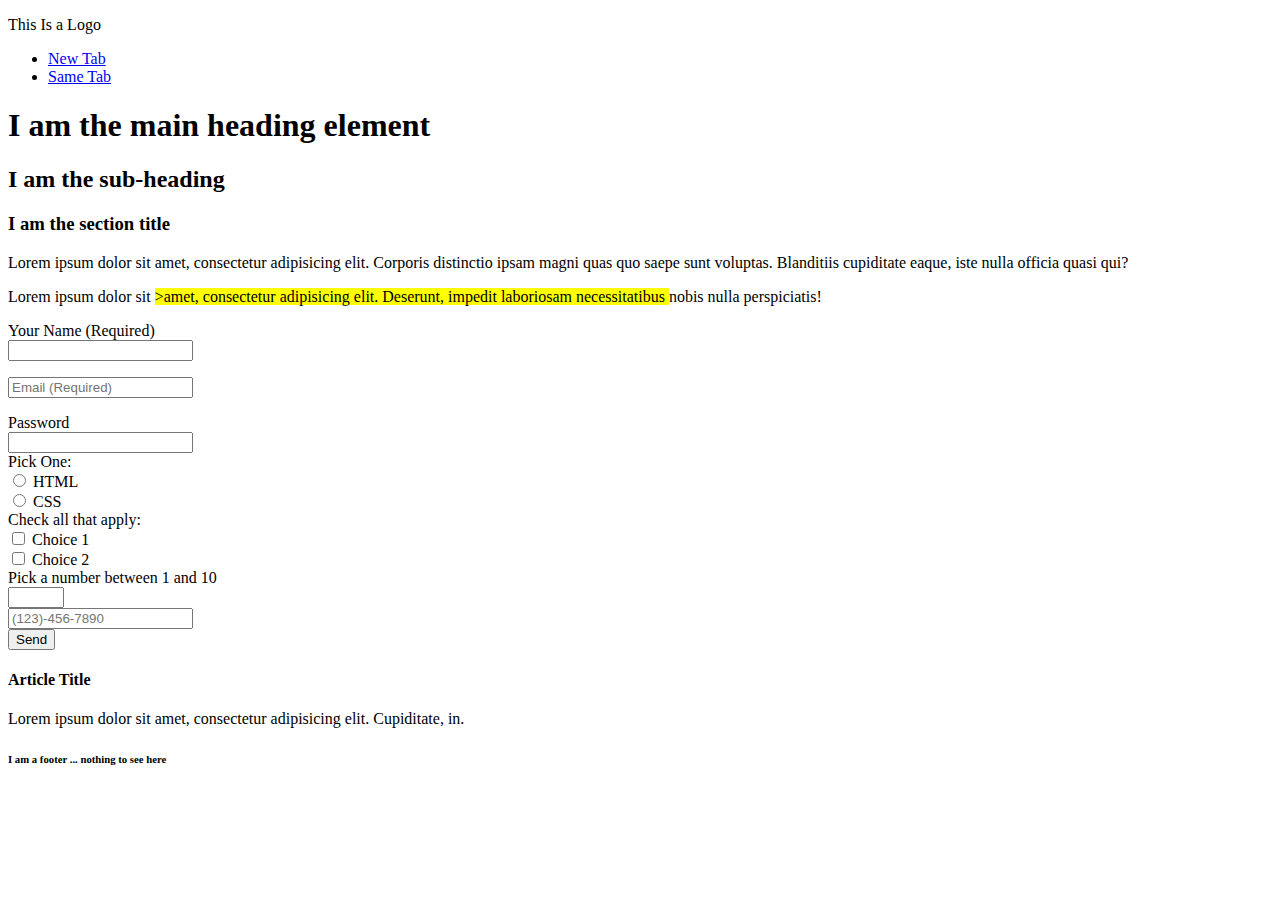
<file: index.html>
<!doctype html>
<html lang="en">
    <head>
        <!-- add our metadata, required 5-->
        <meta name="viewport" content ="width=device-width, initial-scale=1">
        <meta name="robots" content="noindex, nofollow">
        <meta name="description" content="This week we are using semantic elements">
        <meta charset="utf-8">
        <title>Week 2 | Semantic Elements</title>
    </head>
    <body>
        <!-- the header element is often the first semantic element that we will use -->
        <header>
            <!-- this would be my logo container -->
            <div>
                <p>This Is a Logo</p>
            </div>
            <!-- site navigation -->
            <nav>
                <menu>
                    <li><a href="index.html" target="_blank">New Tab</a></li>
                    <li><a href="index.html" target="_self">Same Tab</a></li>
                </menu>
            </nav>
        </header>
        <!-- I am going to use a section element to define my row of content -->
        <section>
            <h1>I am the main heading element</h1>
            <h2>I am the sub-heading</h2>
        </section>
        <!-- this element is the parent container for all the content unique to this page -->
        <main>
            <section>
                <h3>I am the section title</h3>
                <p>Lorem ipsum dolor sit amet, consectetur adipisicing elit. Corporis distinctio ipsam magni quas quo saepe sunt voluptas. Blanditiis cupiditate eaque, iste nulla officia quasi qui?</p>
                <p>Lorem ipsum dolor sit <mark>>amet, consectetur adipisicing elit. Deserunt, impedit laboriosam necessitatibus </mark>nobis nulla perspiciatis!</p>
            </section>
            <!-- add another row to contain our form -->
            <section>
                <form action="somephpfile.php" method="post" enctype="multipart/form-data">
                    <label>Your Name (Required)</label>
                    <br>
                    <input type="text" name="name" required>
                    <br>
                    <p><input type="email" required placeholder="Email (Required)"></p>
                    <label>Password</label>
                    <br>
                    <input type="password" name="pword" required>
                    <br>
                    <label>Pick One:</label>
                    <br>
                    <input type="radio" id="html" name="fav_lang" value="HTML">
                    <label for="html">HTML</label>
                    <br>
                    <input type="radio" id="css" name="fav_lang" value="CSS">
                    <label for="css">CSS</label>
                    <br>
                    <label>Check all that apply:</label>
                    <br>
                    <input type="checkbox" id="choice1" name="choice1" value="Choice 1">
                    <label for="choice1">Choice 1</label>
                    <br>
                    <input type="checkbox" id="choice2" name="choice2" value="Choice 2">
                    <label for="choice2">Choice 2</label>
                    <br>
                    <label>Pick a number between 1 and 10</label>
                    <br>
                    <input type="number" min="1" max="10">
                    <br>
                    <input type="tel" name="phone" pattern="[0-9]{3}-[0-9]{3}-[0-9]{4}" placeholder="(123)-456-7890">
                    <br>
                    <input type="submit" value="Send">
                </form>
            </section>
        </main>
        <!-- try to picture this as a sidebar found on the right side of the page -->
        <aside>
            <!-- picture this content as if it is a related product -->
            <article>
                <h4>Article Title</h4>
                <p>Lorem ipsum dolor sit amet, consectetur adipisicing elit. Cupiditate, in.</p>
            </article>
        </aside>
        <footer>
            <h6>I am a footer ... nothing to see here</h6>
        </footer>
    </body>
</html>
</file>
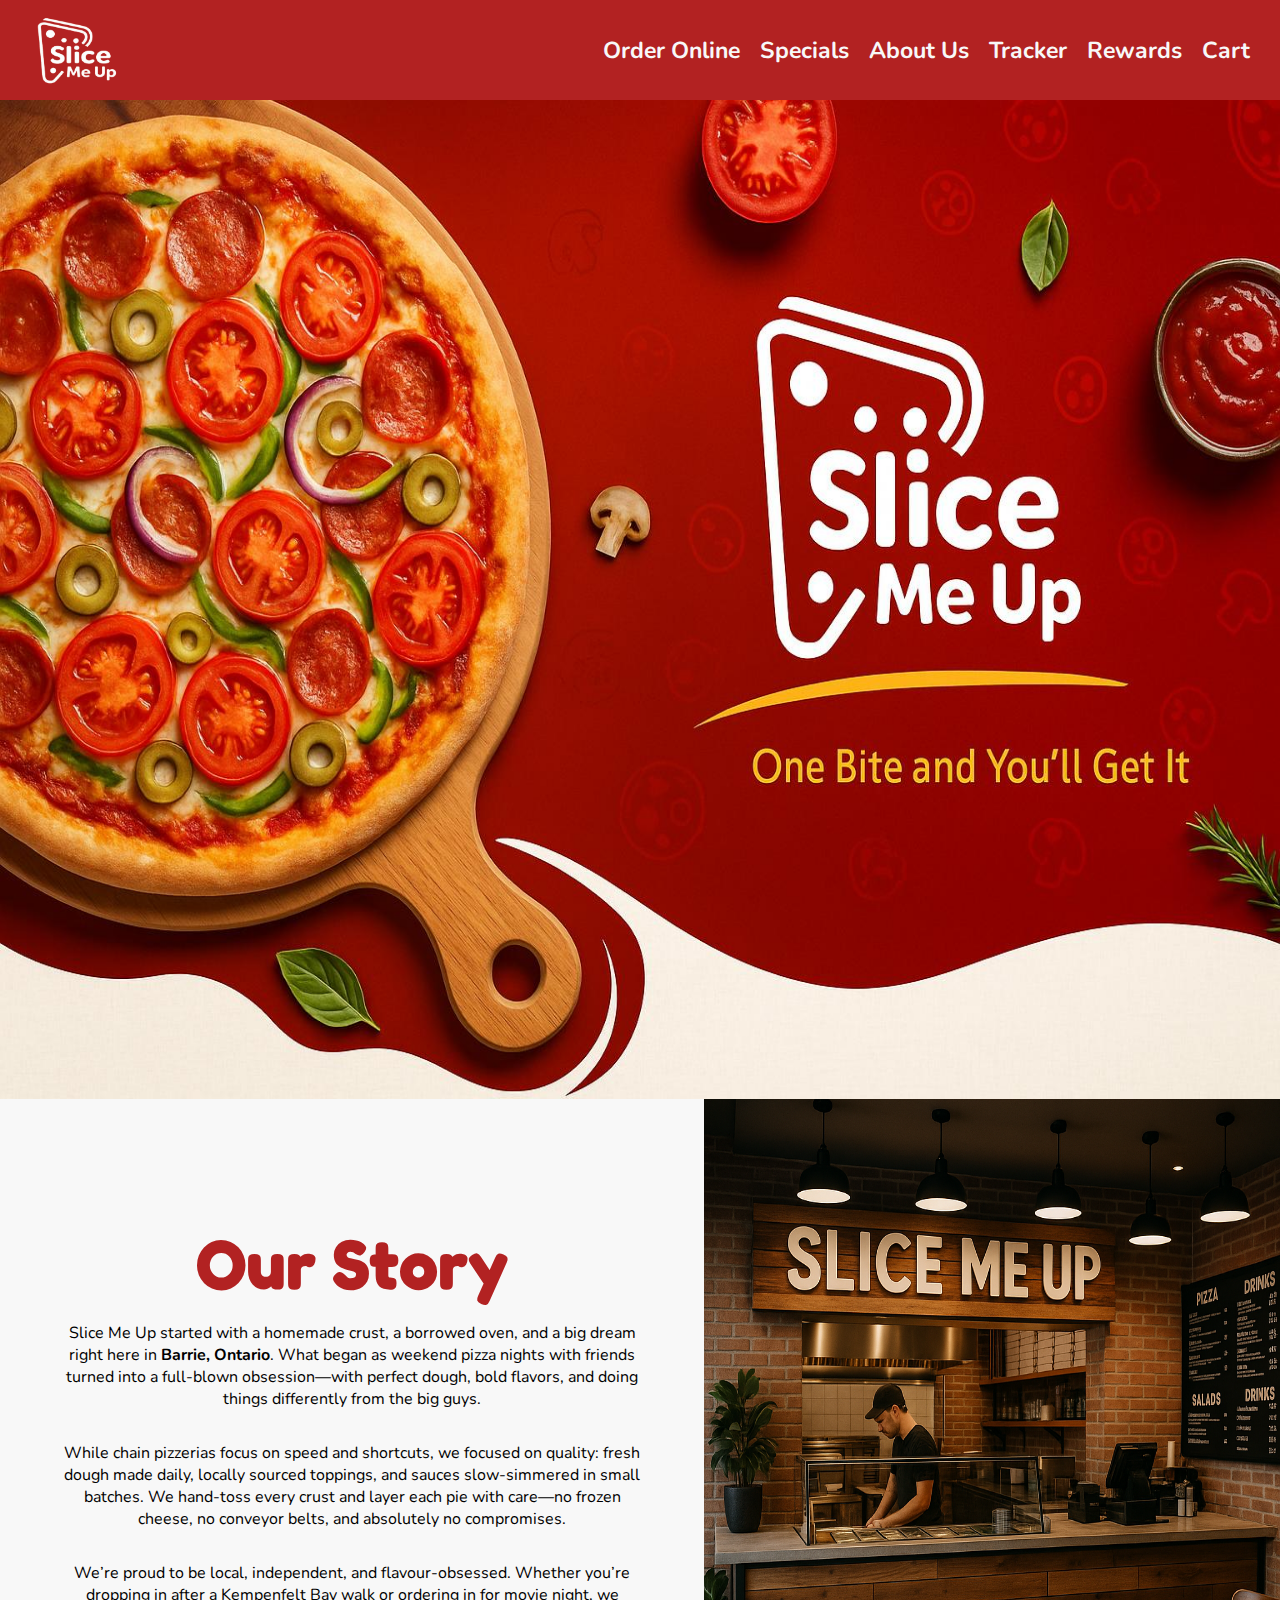
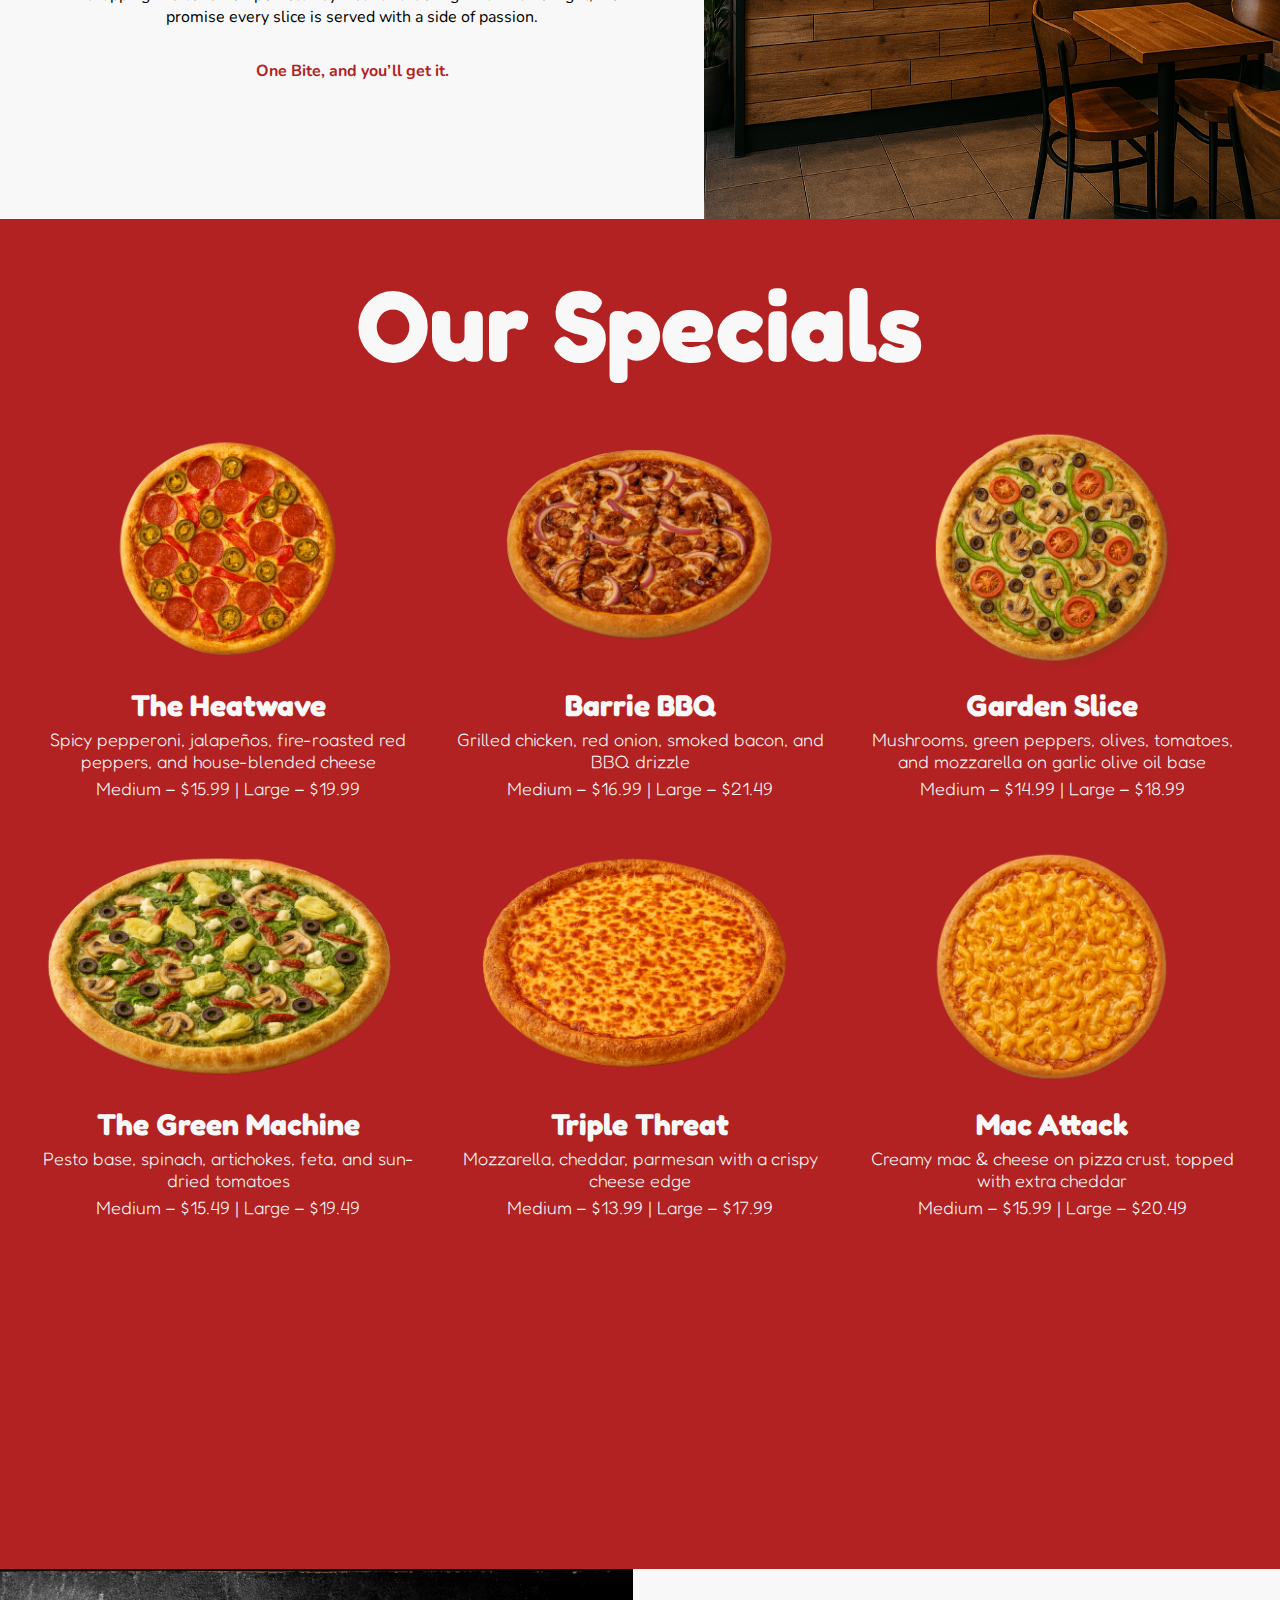
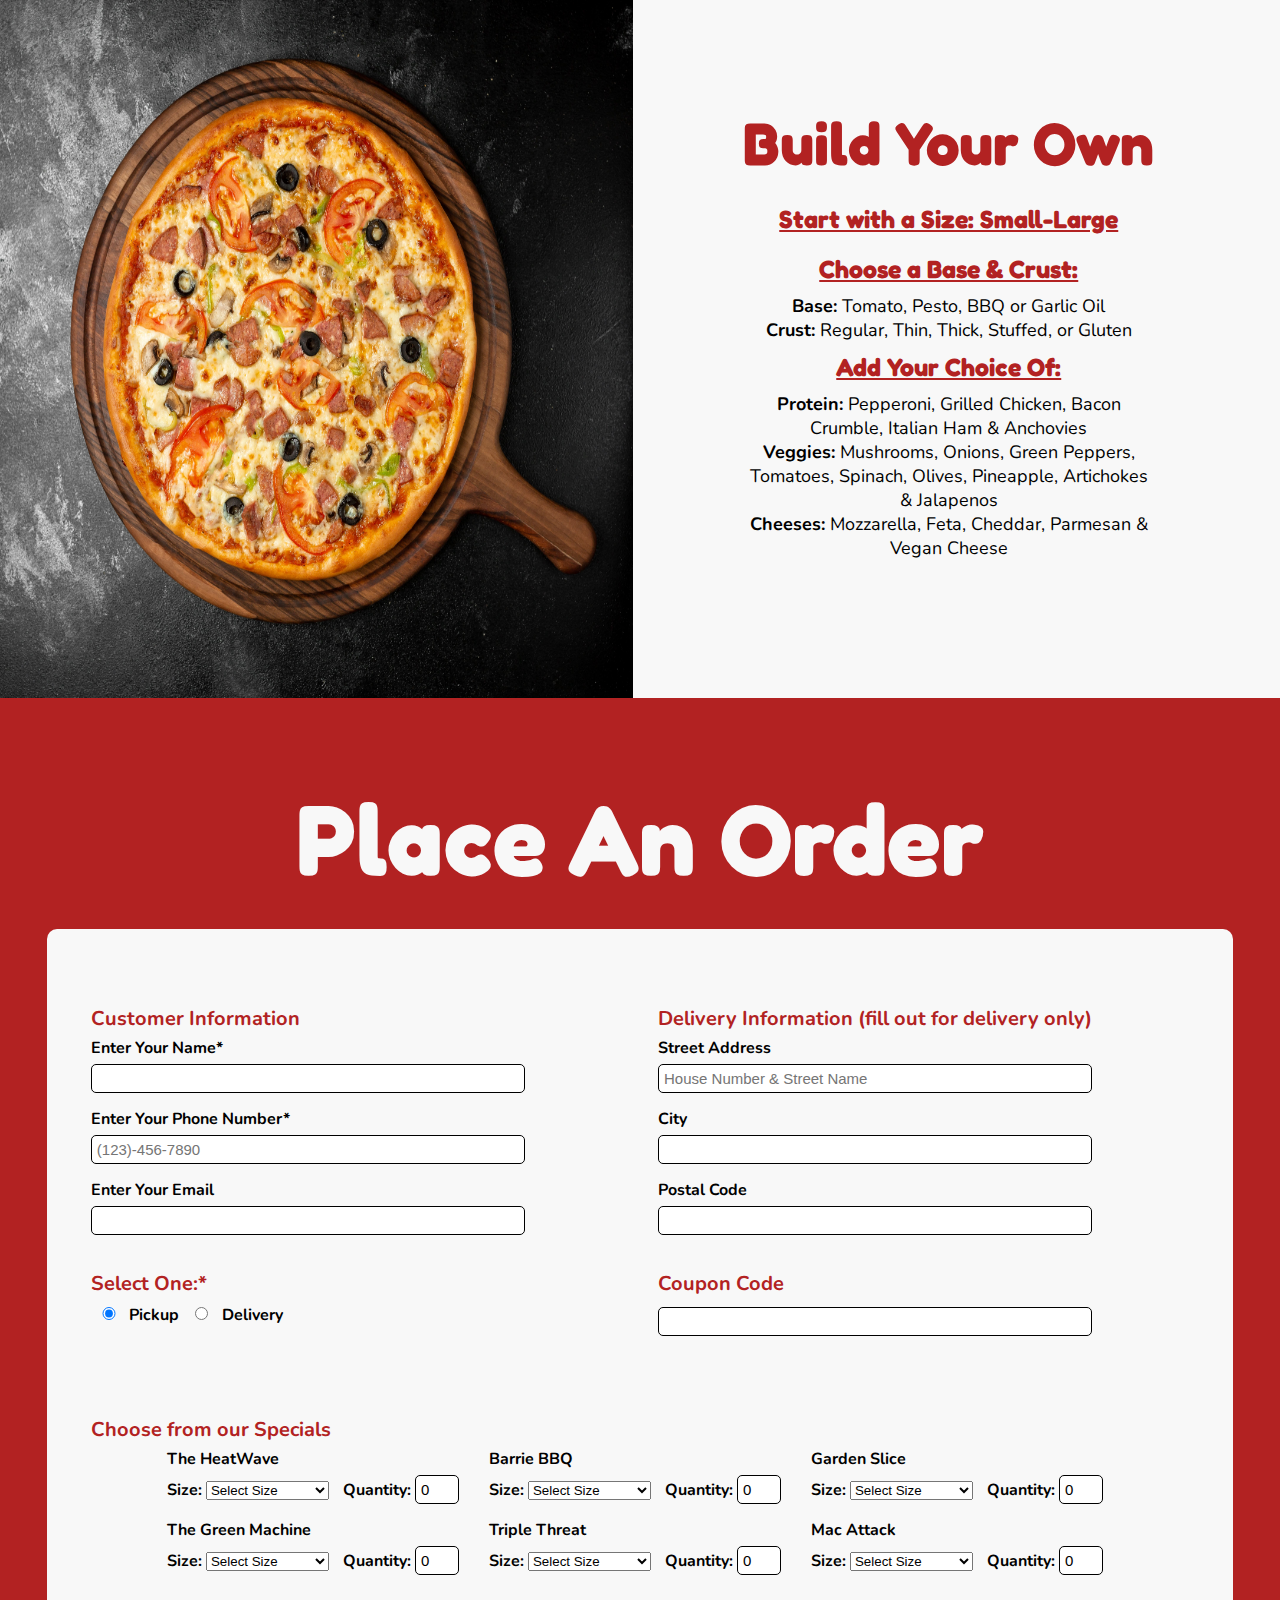
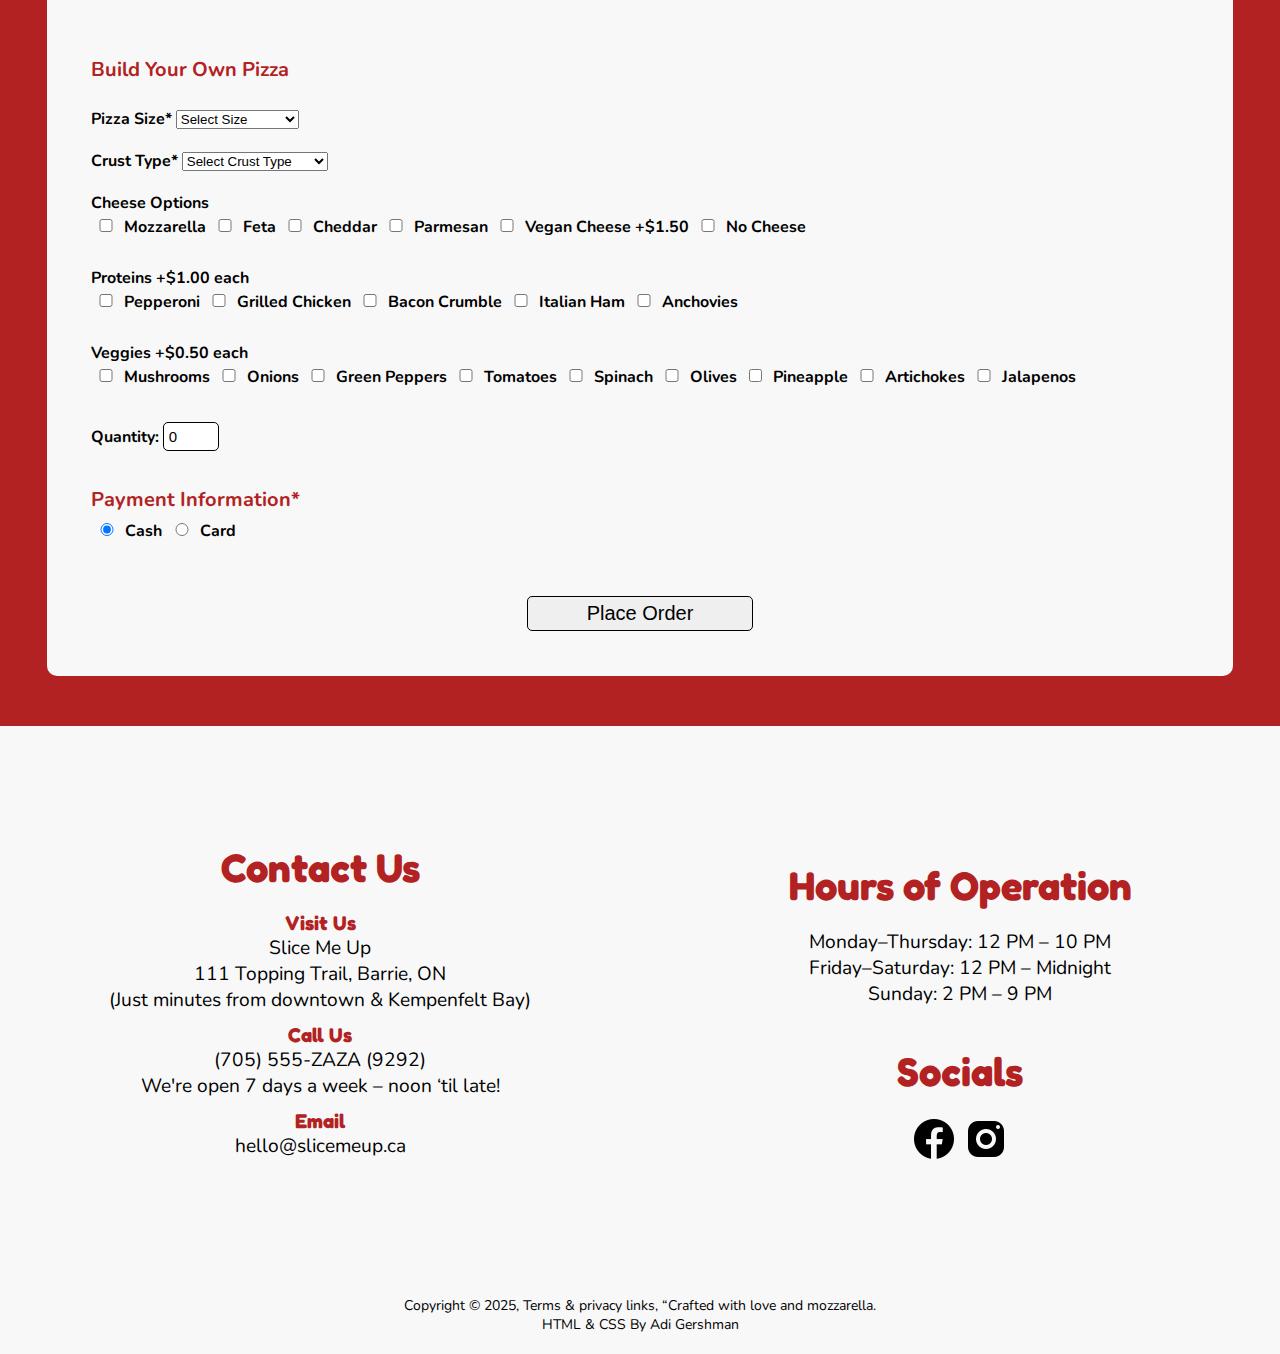
<file: Pizza Website/index.html>
<!-- in the doctype element, I am declaring the type of HTML (HTML 5) that will be used -->
<!DOCTYPE html>
<html lang="en">
    <head>
        <!-- Here I've Included the required Metadata, the custom fonts, and the stylesheet -->
        <meta charset="UTF-8">
        <meta name="robots" content="noindex, nofollow">
        <meta name="description" content="Slice Me Up – Where Every Bite Hits Different">
        <meta name="viewport" content="width=device-width, initial-scale=1">
        <title>Slice Me Up | Georgian Pizzeria</title>
        <link rel="stylesheet" href="./css/style.css">
        <link rel="preconnect" href="https://fonts.googleapis.com">
        <link rel="preconnect" href="https://fonts.gstatic.com" crossorigin>
        <link href="https://fonts.googleapis.com/css2?family=Fredoka:wght@300..700&family=Nunito:ital,wght@0,200..1000;1,200..1000&display=swap" rel="stylesheet">
    </head>
    <!-- Area Visible To End User -->
    <body>
        <header>
            <!-- Logo container-->
            <div>
                <a href="index.html">
                    <img src="./img/logo.png" alt="Slice Me Up Logo">
                </a>
            </div>
            <!-- Menu Bar -->
            <nav>
                <menu>
                    <li><a href="#ordersection">Order Online</a></li>
                    <li><a href="#menu">Specials</a></li>
                    <li><a href="#aboutparentcontainer">About Us</a></li>
                    <li><a href="#">Tracker</a></li>
                    <li><a href="#">Rewards</a></li>
                    <li><a href="#">Cart</a></li>
                </menu>
            </nav>
        </header>
        <!-- Main Content of the website -->
        <main>
            <!-- Hero/Top Section -->
            <section id="heroparentcontainer">
                <img src="./img/slice_me_up_hero.jpg" alt="Slice Me Up Hero Image">
            </section>
            <!-- About us Section with the short brand story & what makes us special -->
            <section id="aboutparentcontainer">
                <div id="aboutchild1">
                    <h2>Our Story</h2>
                    <p>Slice Me Up started with a homemade crust, a borrowed oven, and a big dream right here in <span class="bold">Barrie, Ontario</span>. What began as weekend pizza nights with friends turned into a full-blown obsession—with perfect dough, bold flavors, and doing things differently from the big guys.</p>
                    <p>While chain pizzerias focus on speed and shortcuts, we focused on quality: fresh dough made daily, locally sourced toppings, and sauces slow-simmered in small batches. We hand-toss every crust and layer each pie with care—no frozen cheese, no conveyor belts, and absolutely no compromises.</p>
                    <p>We’re proud to be local, independent, and flavour-obsessed. Whether you’re dropping in after a Kempenfelt Bay walk or ordering in for movie night, we promise every slice is served with a side of passion.</p>
                    <p id="onebite" class="bold">One Bite, and you’ll get it.</p>
                </div>
                <div id="aboutchild2">
                    <img src="./img/aboutus.png" alt="About Slice Me Up Image">
                </div>
            </section>
            <!-- Speciality Pizzas Menu Section -->
            <section id="menu">
                <h2>Our Specials</h2>
                <div id="pizza-grid">
                    <div>
                        <img src="./img/heatwavepizza.png" alt="Heatwave Pizza">
                        <h3>The Heatwave</h3>
                        <h4>Spicy pepperoni, jalapeños, fire-roasted red peppers, and house-blended cheese</h4>
                        <h4>Medium – $15.99 | Large – $19.99</h4>
                    </div>
                    <div>
                        <img src="./img/barriebbq.png" alt="Barrie BBQ Pizza">
                        <h3>Barrie BBQ</h3>
                        <h4>Grilled chicken, red onion, smoked bacon, and BBQ drizzle</h4>
                        <h4>Medium – $16.99 | Large – $21.49</h4>
                    </div>
                    <div>
                        <img src="./img/gardenslice.png" alt="Garden Slice Pizza">
                        <h3>Garden Slice</h3>
                        <h4>Mushrooms, green peppers, olives, tomatoes, and mozzarella on garlic olive oil base</h4>
                        <h4>Medium – $14.99 | Large – $18.99</h4>
                    </div>
                    <div>
                        <img src="./img/thegreenmachine.png" alt="The Green Machine Pizza">
                        <h3>The Green Machine</h3>
                        <h4>Pesto base, spinach, artichokes, feta, and sun-dried tomatoes</h4>
                        <h4>Medium – $15.49 | Large – $19.49</h4>
                    </div>
                    <div>
                        <img src="./img/triplethreat.png" alt="Triple Threat Pizza">
                        <h3>Triple Threat</h3>
                        <h4>Mozzarella, cheddar, parmesan with a crispy cheese edge</h4>
                        <h4>Medium – $13.99 | Large – $17.99</h4>
                    </div>
                    <div>
                        <img src="./img/macattack.png" alt="Mac Attack Pizza">
                        <h3>Mac Attack</h3>
                        <h4>Creamy mac & cheese on pizza crust, topped with extra cheddar</h4>
                        <h4>Medium – $15.99 | Large – $20.49</h4>
                    </div>
                </div>
            </section>
            <!-- Build Your Own Pizza Section -->
            <section id="buildyourown-parent">
                <div id="buildyourown-child1">
                    <img src="./img/buildyourown.jpg" alt="Custom Made Pizza With Toppings">
                </div>
                <div id="buildyourown-child2">
                    <h2>Build Your Own</h2>
                    <h3>Start with a Size: Small-Large</h3>
                    <h3>Choose a Base & Crust:</h3>
                    <p><span class="bold">Base:</span> Tomato, Pesto, BBQ or Garlic Oil</p>
                    <p><span class="bold">Crust:</span> Regular, Thin, Thick, Stuffed, or Gluten</p>
                    <h3>Add Your Choice Of:</h3>
                    <p><span class="bold">Protein:</span> Pepperoni, Grilled Chicken, Bacon Crumble, Italian Ham & Anchovies</p>
                    <p><span class="bold">Veggies:</span> Mushrooms, Onions, Green Peppers, Tomatoes, Spinach, Olives, Pineapple, Artichokes & Jalapenos</p>
                    <p><span class="bold">Cheeses:</span> Mozzarella, Feta, Cheddar, Parmesan & Vegan Cheese</p>
                </div>
            </section>
            <!-- Pizza Ordering Form -->
            <section id="ordersection">
                <h2>Place An Order</h2>
                <div>
                    <form action="#" method="post" enctype="multipart/form-data">
                        <fieldset>
                            <!-- this div container is for the customer information area -->
                            <div id="container1">
                                <div id="container1a">
                                    <p>Customer Information</p>
                                    <label for="name">Enter Your Name*</label>
                                    <br>
                                    <input type="text" name="name" id="name" required>
                                    <br>
                                    <label for="number">Enter Your Phone Number*</label>
                                    <br>
                                    <input type="tel" name="number" id="number" pattern="[0-9]{3}-[0-9]{3}-[0-9]{4}" placeholder="(123)-456-7890" required>
                                    <br>
                                    <label for="email">Enter Your Email</label>
                                    <br>
                                    <input type="email" name="email" id="email">
                                    <br>
                                    <div id="radiogroup1">
                                        <p>Select One:*</p>
                                        <input type="radio" id="pickup" name="pickupordelivery" value="Pickup" checked>
                                        <label for="pickup">Pickup</label>
                                        <input type="radio" id="delivery" name="pickupordelivery" value="Delivery">
                                        <label for="delivery">Delivery</label>
                                    </div>
                                </div>
                                <div id="container1b">
                                    <p>Delivery Information (fill out for delivery only)</p>
                                    <label for="address">Street Address</label>
                                    <br>
                                    <input type="text" name="address" id="address" placeholder="House Number & Street Name">
                                    <br>
                                    <label for="city">City</label>
                                    <br>
                                    <input type="text" name="city" id="city">
                                    <br>
                                    <label for="postalcode">Postal Code</label>
                                    <br>
                                    <input type="text" name="postalcode" id="postalcode">
                                    <p><label for="couponcode">Coupon Code</label></p>
                                    <input type="text" name="couponcode" id="couponcode">
                                </div>
                            </div>
                        </fieldset>
                        <fieldset>
                            <p>Choose from our Specials</p>
                            <!-- this div container is for the special pizza form container -->
                            <div id="container2">
                                <div id="container2a">
                                    <label>The HeatWave</label>
                                    <br>
                                    <label for="heatwave-size">Size:</label>
                                    <select name="heatwave-size" id="heatwave-size">
                                        <option value="">Select Size</option>
                                        <option value="medium">Medium - $15.99</option>
                                        <option value="large">Large - $19.99</option>
                                    </select>
                                    <label for="heatwave-qty">Quantity:</label>
                                    <input type="number" name="heatwave-qty" id="heatwave-qty" min="0" max="10" value="0">
                                </div>
                                <div id="container2b">
                                    <label>Barrie BBQ</label>
                                    <br>
                                    <label for="barriebbq-size">Size:</label>
                                    <select name="barriebbq-size" id="barriebbq-size">
                                        <option value="">Select Size</option>
                                        <option value="medium">Medium - $16.99</option>
                                        <option value="large">Large - $21.49</option>
                                    </select>
                                    <label for="barriebbq-qty">Quantity:</label>
                                    <input type="number" name="barriebbq-qty" id="barriebbq-qty" min="0" max="10" value="0">
                                </div>
                                <div id="container2c">
                                    <label>Garden Slice</label>
                                    <br>
                                    <label for="gardenslice-size">Size:</label>
                                    <select name="gardenslice-size" id="gardenslice-size">
                                        <option value="">Select Size</option>
                                        <option value="medium">Medium - $14.99</option>
                                        <option value="large">Large - $18.99</option>
                                    </select>
                                    <label for="gardenslice-qty">Quantity:</label>
                                    <input type="number" name="gardenslice-qty" id="gardenslice-qty" min="0" max="10" value="0">
                                </div>
                                <div id="container2d">
                                    <label>The Green Machine</label>
                                    <br>
                                    <label for="greenmachine-size">Size:</label>
                                    <select name="greenmachine-size" id="greenmachine-size">
                                        <option value="">Select Size</option>
                                        <option value="medium">Medium - $15.49</option>
                                        <option value="large">Large - $19.49</option>
                                    </select>
                                    <label for="greenmachine-qty">Quantity:</label>
                                    <input type="number" name="greenmachine-qty" id="greenmachine-qty" min="0" max="10" value="0">
                                </div>
                                <div id="container2e">
                                    <label>Triple Threat</label>
                                    <br>
                                    <label for="triplethreat-size">Size:</label>
                                    <select name="triplethreat-size" id="triplethreat-size">
                                        <option value="">Select Size</option>
                                        <option value="medium">Medium - $13.99</option>
                                        <option value="large">Large - $17.99</option>
                                    </select>
                                    <label for="triplethreat-qty">Quantity:</label>
                                    <input type="number" name="triplethreat-qty" id="triplethreat-qty" min="0" max="10" value="0">
                                </div>
                                <div id="container2f">
                                    <label>Mac Attack</label>
                                    <br>
                                    <label for="macattack-size">Size:</label>
                                    <select name="macattack-size" id="macattack-size">
                                        <option value="">Select Size</option>
                                        <option value="medium">Medium - $15.99</option>
                                        <option value="large">Large - $20.49</option>
                                    </select>
                                    <label for="macattack-qty">Quantity:</label>
                                    <input type="number" name="macattack-qty" id="macattack-qty" min="0" max="10" value="0">
                                </div>
                            </div>
                        </fieldset>
                        <fieldset>
                            <p>Build Your Own Pizza</p>
                            <!-- this div container is for the build your own pizza form container -->
                            <div id="container3">
                                <div id="container3a">
                                    <label for="pizzasize">Pizza Size*</label>
                                    <select name="pizzasize" id="pizzasize" required>
                                        <option value="">Select Size</option>
                                        <option value="small">Small - $11.99</option>
                                        <option value="medium">Medium - $12.99</option>
                                        <option value="large">Large $15.49</option>
                                    </select>
                                </div>
                                <div id="container3b">
                                    <label for="crusttype">Crust Type*</label>
                                    <select name="crusttype" id="crusttype" required>
                                        <option value="">Select Crust Type</option>
                                        <option value="regular">Regular - Included</option>
                                        <option value="thin">Thin - Included</option>
                                        <option value="thick">Thick +1.50$</option>
                                        <option value="stuffed">Stuffed Crust +3.00$</option>
                                        <option value="gluten">Gluten-Free +$2.00$</option>
                                    </select>
                                </div>
                                <div id="container3c">
                                    <label>Cheese Options</label>
                                    <br>
                                    <input type="checkbox" id="mozzarella" name="mozzarella" value="Mozzarella">
                                    <label for="mozzarella">Mozzarella</label>
                                    <input type="checkbox" id="feta" name="feta" value="Feta">
                                    <label for="feta">Feta</label>
                                    <input type="checkbox" id="cheddar" name="cheddar" value="Cheddar">
                                    <label for="cheddar">Cheddar</label>
                                    <input type="checkbox" id="parmesan" name="parmesan" value="Parmesan">
                                    <label for="parmesan">Parmesan</label>
                                    <input type="checkbox" id="vegancheese" name="vegancheese" value="Vegan Cheese">
                                    <label for="vegancheese">Vegan Cheese +$1.50</label>
                                    <input type="checkbox" id="nocheese" name="nocheese" value="No Cheese">
                                    <label for="nocheese">No Cheese</label>
                                </div>
                                <div id="container3d">
                                    <label>Proteins +$1.00 each</label>
                                    <br>
                                    <input type="checkbox" id="pepperoni" name="pepperoni" value="Pepperoni">
                                    <label for="pepperoni">Pepperoni</label>
                                    <input type="checkbox" id="grilledchicken" name="grilledchicken" value="Grilled Chicken">
                                    <label for="grilledchicken">Grilled Chicken</label>
                                    <input type="checkbox" id="bacon" name="bacon" value="Bacon">
                                    <label for="bacon">Bacon Crumble</label>
                                    <input type="checkbox" id="italianham" name="italianham" value="Italian Ham">
                                    <label for="italianham">Italian Ham</label>
                                    <input type="checkbox" id="anchovies" name="anchovies" value="Anchovies">
                                    <label for="anchovies">Anchovies</label>
                                </div>
                                <div id="container3e">
                                    <label>Veggies +$0.50 each</label>
                                    <br>
                                    <input type="checkbox" id="mushrooms" name="mushrooms" value="Mushrooms">
                                    <label for="mushrooms">Mushrooms</label>
                                    <input type="checkbox" id="onions" name="onions" value="Onions">
                                    <label for="onions">Onions</label>
                                    <input type="checkbox" id="greenpeppers" name="greenpeppers" value="Green Peppers">
                                    <label for="greenpeppers">Green Peppers</label>
                                    <input type="checkbox" id="tomatoes" name="tomatoes" value="Tomatoes">
                                    <label for="tomatoes">Tomatoes</label>
                                    <input type="checkbox" id="spinach" name="spinach" value="Spinach">
                                    <label for="spinach">Spinach</label>
                                    <input type="checkbox" id="olives" name="olives" value="Olives">
                                    <label for="olives">Olives</label>
                                    <input type="checkbox" id="pineapple" name="pineapple" value="Pineapple">
                                    <label for="pineapple">Pineapple</label>
                                    <input type="checkbox" id="artichokes" name="artichokes" value="Artichokes">
                                    <label for="artichokes">Artichokes</label>
                                    <input type="checkbox" id="jalapenos" name="jalapenos" value="Jalapenos">
                                    <label for="jalapenos">Jalapenos</label>
                                </div>
                                <div id="container3f">
                                    <label for="buildyourown-qty">Quantity:</label>
                                    <input type="number" name="buildyourown-qty" id="buildyourown-qty" min="0" max="10" value="0">
                                </div>
                                <!-- Payment Information Area-->
                                <div id="container3g">
                                    <p>Payment Information*</p>
                                    <input type="radio" id="cash" name="payment" value="Cash" checked>
                                    <label for="cash">Cash</label>
                                    <input type="radio" id="card" name="payment" value="Card">
                                    <label for="card">Card</label>
                                </div>
                            </div>
                        </fieldset>
                        <!-- this div container for the submit button -->
                        <div id="submit">
                            <input id="submitbutton" type="submit" value="Place Order">
                        </div>
                    </form>
                </div>
            </section>
        </main>
        <!-- Footer Area of the Website -->
        <footer>
            <!-- Business Info & Contact Info-->
            <div id="mainfooterarea">
                <div id="footercontainer1">
                    <h3>Contact Us</h3>
                    <h4>Visit Us</h4>
                    <p>Slice Me Up</p>
                    <p>111 Topping Trail, Barrie, ON</p>
                    <p>(Just minutes from downtown & Kempenfelt Bay)</p>
                    <h4>Call Us</h4>
                    <p>(705) 555-ZAZA (9292)</p>
                    <p>We're open 7 days a week – noon ‘til late!</p>
                    <h4>Email</h4>
                    <p>hello@slicemeup.ca</p>
                </div>
                <div id="footercontainer2">
                    <h3>Hours of Operation</h3>
                    <p>Monday–Thursday: 12 PM – 10 PM</p>
                    <p>Friday–Saturday: 12 PM – Midnight</p>
                    <p>Sunday: 2 PM – 9 PM</p>
                    <h3>Socials</h3>
                    <div id="socialbar">
                        <a href="#"><img src="./img/facebookicon.png" alt="facebook icon"></a>
                        <a href="#"><img src="./img/instagramicon.png" alt="instagram icon"></a>
                    </div>
                </div>
            <!-- Copyright Container of the footer -->
            </div>
            <p class="copyright">Copyright © 2025, Terms & privacy links, “Crafted with love and mozzarella.</p>
            <p class="copyright">HTML & CSS By Adi Gershman</p>
        </footer>
    </body>
</html>
<!-- End of HTML, Hope you Enjoyed-->
</file>
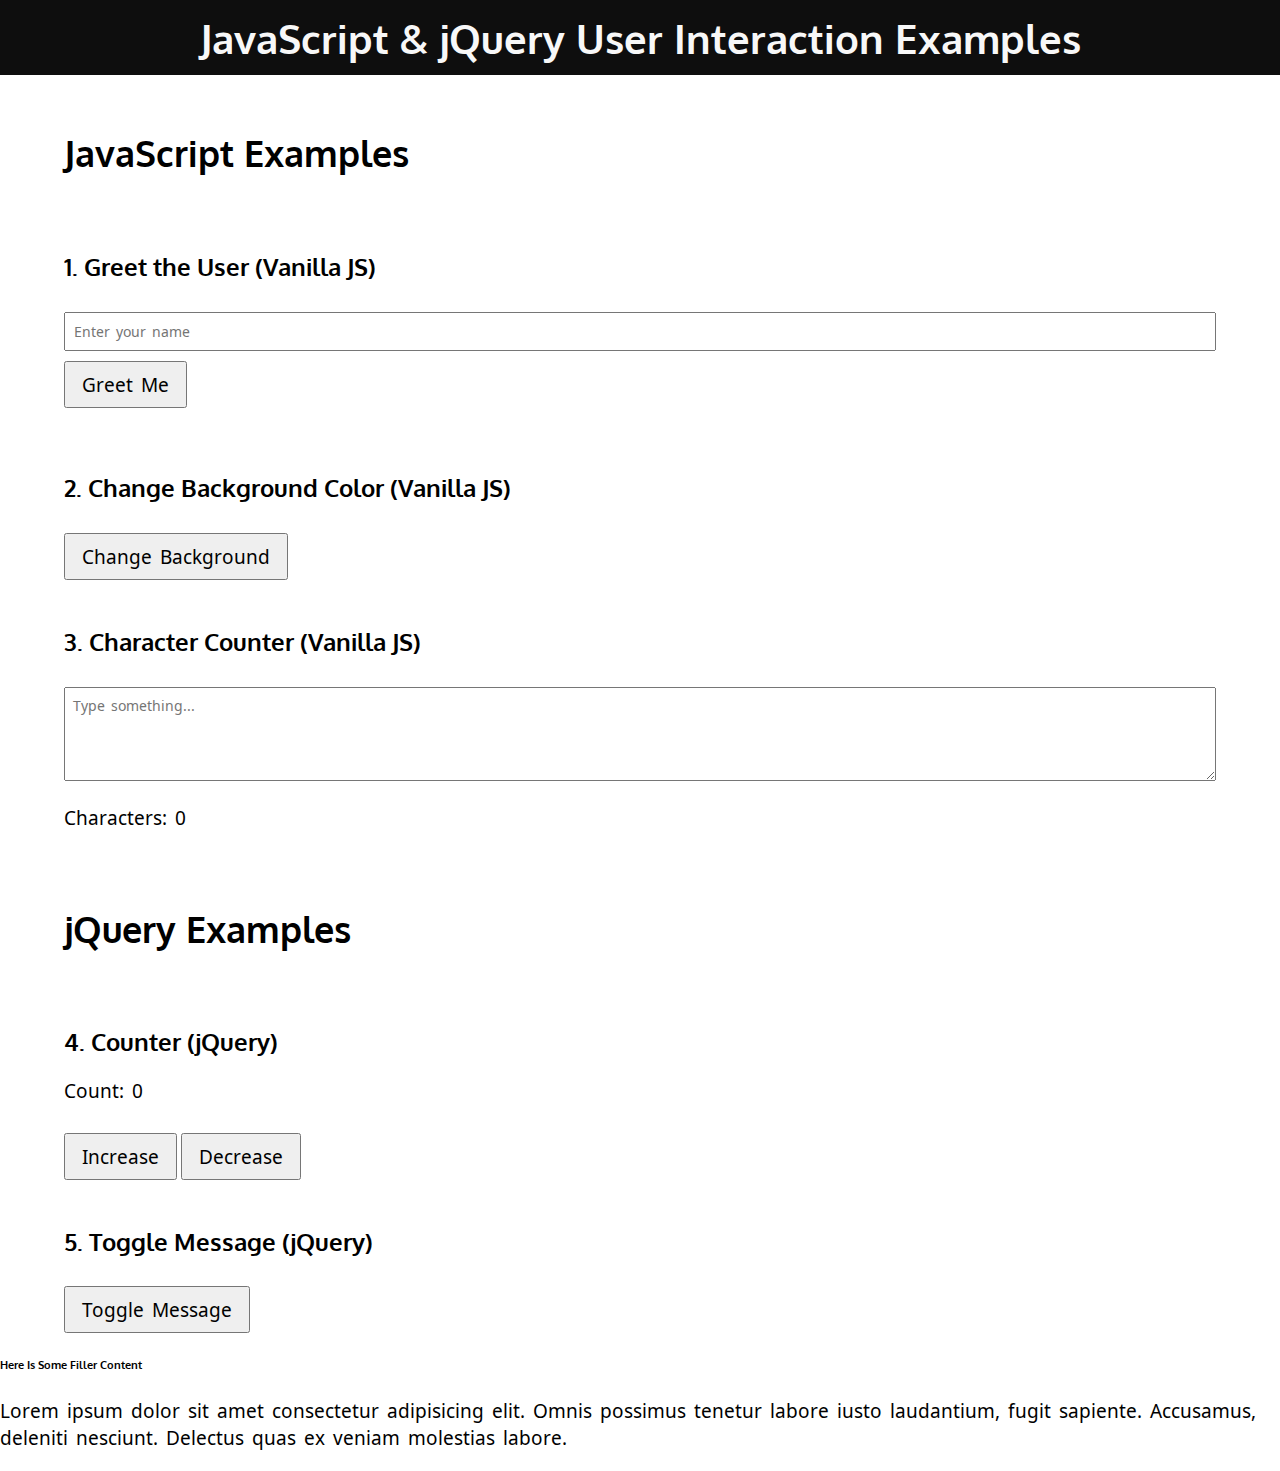
<file: Week-10/index.html>
<!DOCTYPE html>
<html lang="en">
<head>
  <meta charset="UTF-8" />
  <meta name="viewport" content="width=device-width, initial-scale=1"/>
  <meta name="description" content="This lesson will look at user interaction using JavaScript & jQuery">
  <meta name="robots" content="noindex, nofollow">
  <title>JavaScript & jQuery Interaction Examples</title>
  <link rel="stylesheet" href="./css/style.css">
  <!-- When using jQuery you must import the library so you can use it. Forget this and none of your jQuery will work. -->
  <script src="https://code.jquery.com/jquery-3.7.1.min.js" integrity="sha256-/JqT3SQfawRcv/BIHPThkBvs0OEvtFFmqPF/lYI/Cxo=" crossorigin="anonymous"></script>
  <script src="./js/custom-js.js"></script>
  <!-- Google Fonts -->
  <link rel="preconnect" href="https://fonts.googleapis.com">
  <link rel="preconnect" href="https://fonts.gstatic.com" crossorigin>
  <link href="https://fonts.googleapis.com/css2?family=Noto+Sans+Sunuwar&family=Oxygen:wght@300;400;700&display=swap" rel="stylesheet">
</head>
<body>
  <header>
    <h1>JavaScript & jQuery User Interaction Examples</h1>
  </header>
  <main>
    <section id="js">
      <h2>JavaScript Examples</h2>
    </section>
    <!-- 1. Greet the User -->
    <section>
      <h2>1. Greet the User (Vanilla JS)</h2>
      <input type="text" id="nameInput" placeholder="Enter your name" />
      <button id="greetBtn">Greet Me</button>
      <p id="greetingOutput"></p>
    </section>
    <!-- 2. Background Color Changer -->
    <section>
      <h2>2. Change Background Color (Vanilla JS)</h2>
      <button id="changeBgBtn">Change Background</button>
    </section>
    <!-- 3. Character Counter -->
    <section>
      <h2>3. Character Counter (Vanilla JS)</h2>
      <textarea id="textArea" rows="4" placeholder="Type something..."></textarea>
      <p id="charCount">Characters: 0</p>
    </section>
    <section id="jq">
      <h2>jQuery Examples</h2>
    </section>
    <!-- 4. Counter -->
    <section>
      <h2>4. Counter (jQuery)</h2>
      <p>Count: <span id="jqueryCounter">0</span></p>
      <button id="jqueryInc">Increase</button>
      <button id="jqueryDec">Decrease</button>
    </section>
    <!-- 5. Toggle Message -->
    <section>
      <h2>5. Toggle Message (jQuery)</h2>
      <button id="toggleBtn">Toggle Message</button>
      <p id="jqMessage" class="hidden">🎉 jQuery toggled me!</p>
    </section>
  </main>
  <footer>
    <h6>Here Is Some Filler Content</h6>
    <p>Lorem ipsum dolor sit amet consectetur adipisicing elit. Omnis possimus tenetur labore iusto laudantium, fugit sapiente. Accusamus, deleniti nesciunt. Delectus quas ex veniam molestias labore.</p>
  </footer>
</body>
</html>
</file>
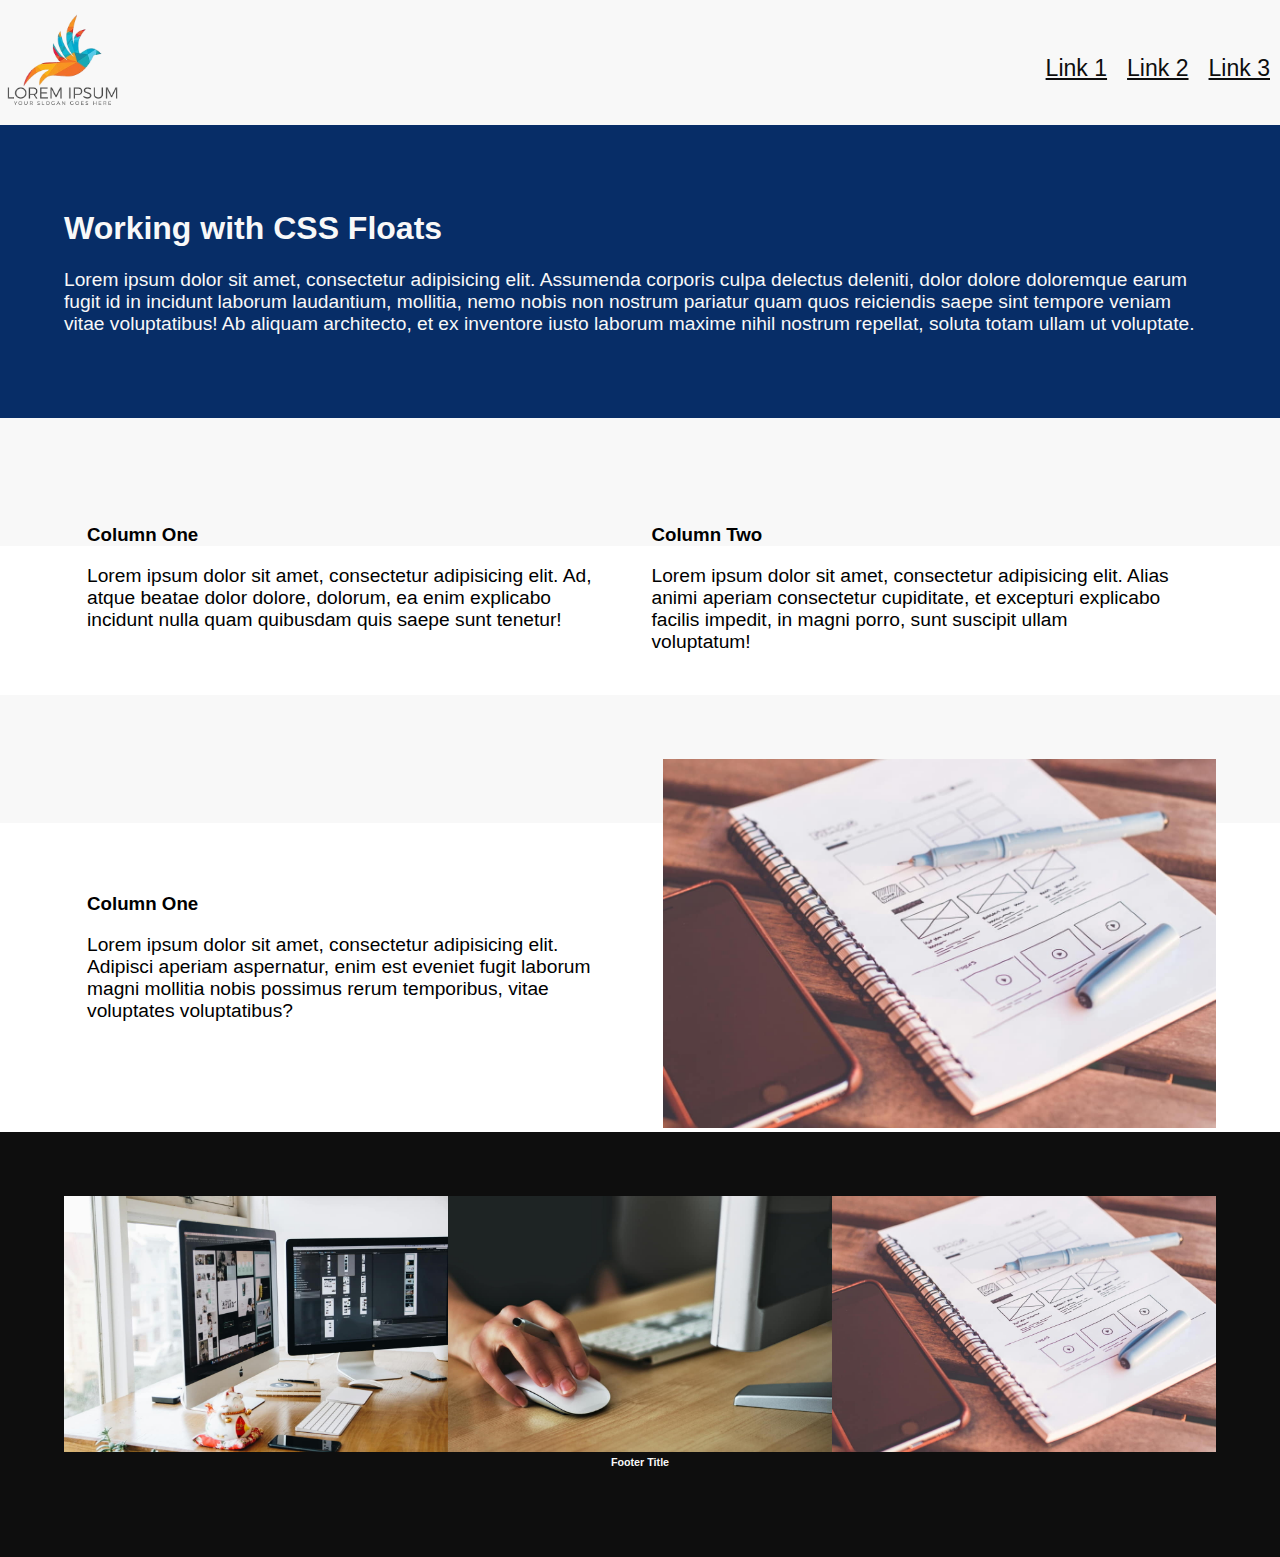
<file: Week-4/index.html>
<!DOCTYPE html>
<html lang="en">
    <head>
        <meta charset="UTF-8">
        <meta name="viewport" content="width=device-width, initial-scale=1">
        <meta name="description" content="This week we will be using floats to create our layout">
        <meta name="robots" content="noindex, nofollow">
        <title>Layouts with CSS | Floats</title>
        <!--add our CSS-->
        <link rel="stylesheet" href="./css/style.css">
    </head>
    <body>
        <header>
            <!-- use div for logo container since there is no semantic element for a logo-->
            <div>
                <a href="index.html">
                    <img src="./img/logo.png" alt="header logo">
                </a>
            </div>
            <nav>
                <menu>
                    <li><a href="#">Link 1</a></li>
                    <li><a href="#">Link 2</a></li>
                    <li><a href="#">Link 3</a></li>
                </menu>
            </nav>
        </header>
        <main>
            <section>
                <h1>Working with CSS Floats</h1>
                <p>Lorem ipsum dolor sit amet, consectetur adipisicing elit. Assumenda corporis culpa delectus deleniti, dolor dolore doloremque earum fugit id in incidunt laborum laudantium, mollitia, nemo nobis non nostrum pariatur quam quos reiciendis saepe sint tempore veniam vitae voluptatibus! Ab aliquam architecto, et ex inventore iusto laborum maxime nihil nostrum repellat, soluta totam ullam ut voluptate.</p>
            </section>
            <!--next section contains 2 columns both text-->
            <section>

                <div>
                    <h3>Column One</h3>
                    <p>Lorem ipsum dolor sit amet, consectetur adipisicing elit. Ad, atque beatae dolor dolore, dolorum, ea enim explicabo incidunt nulla quam quibusdam quis saepe sunt tenetur!</p>
                </div>

                <div>
                    <h3>Column Two</h3>
                    <p>Lorem ipsum dolor sit amet, consectetur adipisicing elit. Alias animi aperiam consectetur cupiditate, et excepturi explicabo facilis impedit, in magni porro, sunt suscipit ullam voluptatum!</p>
                </div>

            </section>
            <!-- this section is 2 columns one text one image -->
            <section>
                <div>
                    <h3>Column One</h3>
                    <p>Lorem ipsum dolor sit amet, consectetur adipisicing elit. Adipisci aperiam aspernatur, enim est eveniet fugit laborum magni mollitia nobis possimus rerum temporibus, vitae voluptates voluptatibus?</p>
                </div>
                <div>
                    <img src="./img/image-1.jpg" alt="image one">
                </div>
            </section>
            <!-- 3 columns all images -->
            <section>
                <div>
                    <img src="./img/image-2.jpg" alt="image two">
                </div>
                <div>
                    <img src="./img/image-3.jpg" alt="image three">
                </div>
                <div>
                    <img src="./img/image-1.jpg" alt="image one">
                </div>
            </section>
        </main>
        <footer>
            <h6>Footer Title</h6>
        </footer>
    </body>
</html>
</file>
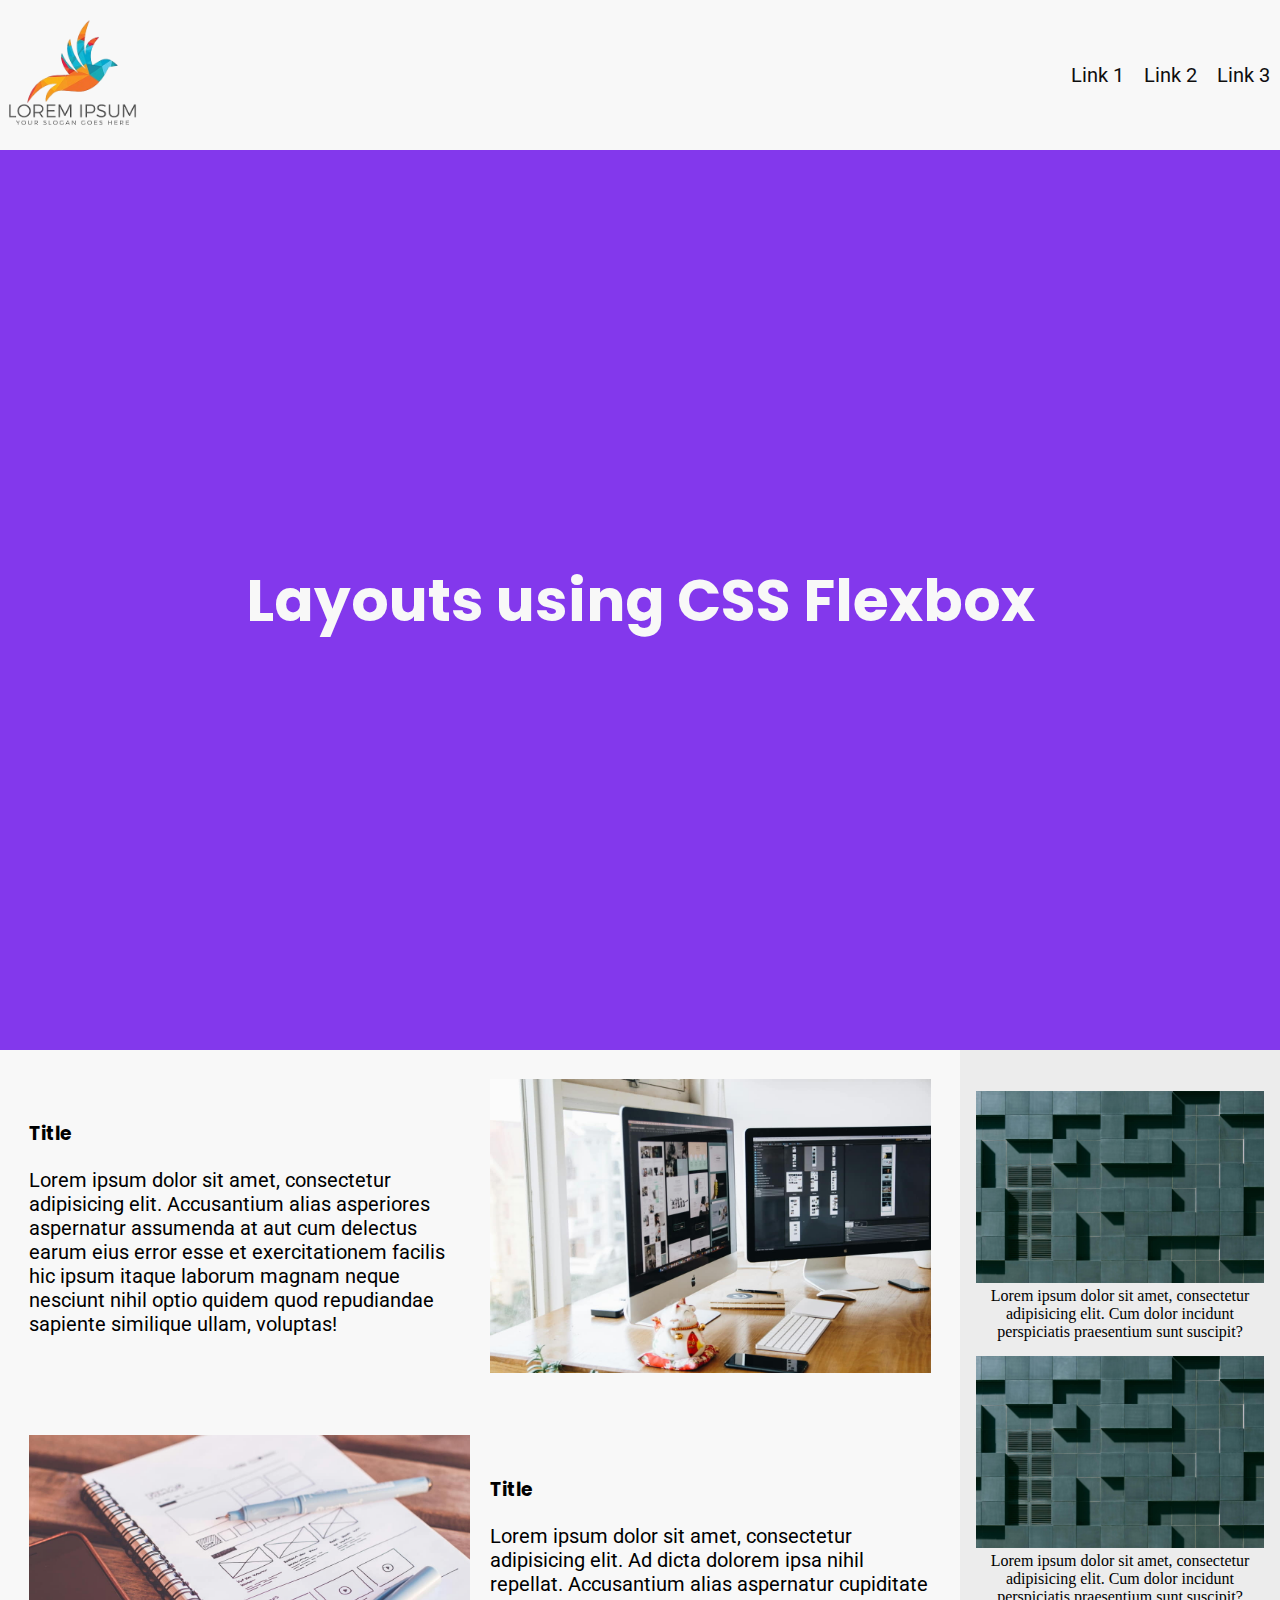
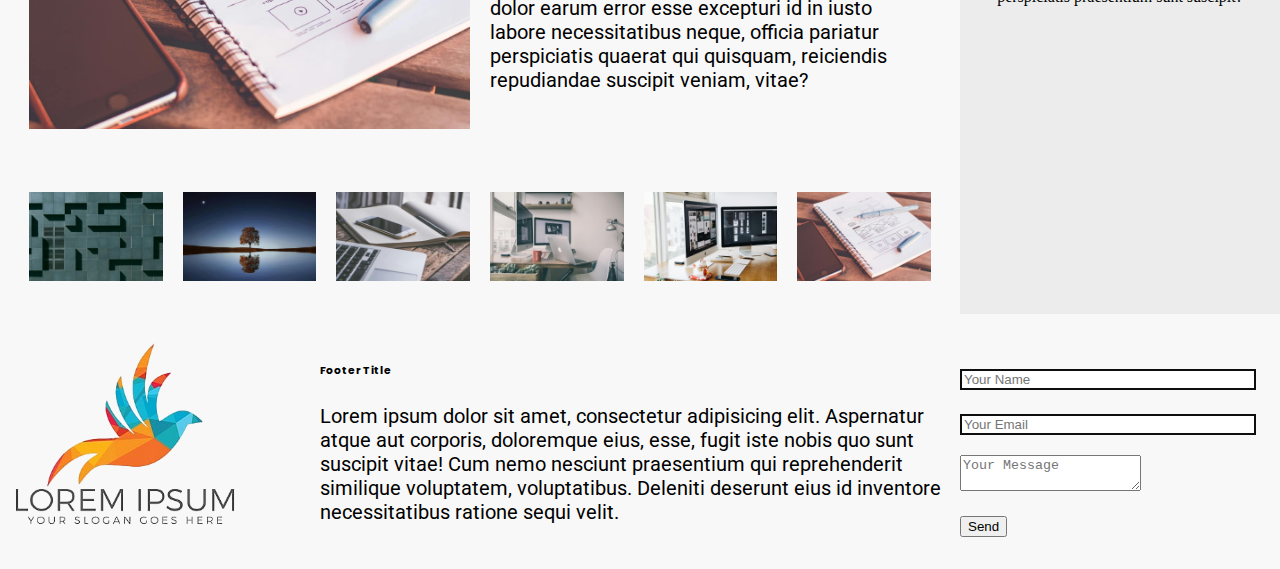
<file: Week-5/index.html>
<!doctype html>
<html lang="en">
<head>
  <meta charset="utf-8">
  <meta name="viewport" content="width=device-width, initial-scale=1">
  <meta name="description" content="This week we will be creating our layout using CSS Flexbox">
  <meta name="robots" content="noindex, nofollow">
  <title>Week 5 | Layouts with CSS Flexbox</title>
  <!-- add Google fonts Poppins and Roboto -->
  <link rel="preconnect" href="https://fonts.googleapis.com">
  <link rel="preconnect" href="https://fonts.gstatic.com" crossorigin>
  <link href="https://fonts.googleapis.com/css2?family=Poppins:ital,wght@0,100;0,200;0,300;0,400;0,500;0,600;0,700;0,800;0,900;1,100;1,200;1,300;1,400;1,500;1,600;1,700;1,800;1,900&family=Roboto:ital,wght@0,100..900;1,100..900&display=swap" rel="stylesheet">
  <!-- add our CSS -->
  <link rel="stylesheet" href="./css/style.css">
</head>
<body>
<!-- add our header -->
  <header>
    <div>
      <a href="index.html"><img src="./img/logo.png" alt="header logo"></a>
    </div>
    <nav>
      <menu>
        <li><a href="#">Link 1</a></li>
        <li><a href="#">Link 2</a></li>
        <li><a href="#">Link 3</a></li>
      </menu>
    </nav>
  </header>
  <!-- add our hero image / masthead -->
  <section class="lesson-masthead">
    <h1>Layouts using CSS Flexbox</h1>
  </section>
  <!-- adding a div as a flex container for the main and aside -->
  <div class="flex-content-container">
    <main>
      <!-- 2 column row -->
      <section>
        <div>
          <h3>Title</h3>
          <p>Lorem ipsum dolor sit amet, consectetur adipisicing elit. Accusantium alias asperiores aspernatur assumenda at aut cum delectus earum eius error esse et exercitationem facilis hic ipsum itaque laborum magnam neque nesciunt nihil optio quidem quod repudiandae sapiente similique ullam, voluptas!</p>
        </div>
        <div>
          <img src="./img/image-1.jpg" alt="image one">
        </div>
      </section>
      <!-- 2 column row -->
      <section>
        <div>
          <img src="./img/image-2.jpg" alt="image two">
        </div>
        <div>
          <h3>Title</h3>
          <p>Lorem ipsum dolor sit amet, consectetur adipisicing elit. Ad dicta dolorem ipsa nihil repellat. Accusantium alias aspernatur cupiditate dolor earum error esse excepturi id in iusto labore necessitatibus neque, officia pariatur perspiciatis quaerat qui quisquam, reiciendis repudiandae suscipit veniam, vitae?</p>
        </div>
      </section>
      <!-- 6 column row -->
      <section>
        <div>
          <img src="./img/image-3.jpg" alt="image three">
        </div>
        <div>
          <img src="./img/image-4.jpg" alt="image four">
        </div>
        <div>
          <img src="./img/image-5.jpg" alt="image five">
        </div>
        <div>
          <img src="./img/image-six.jpg" alt="image six">
        </div>
        <div>
          <img src="./img/image-1.jpg" alt="image one">
        </div>
        <div>
          <img src="./img/image-2.jpg" alt="image two">
        </div>
      </section>
    </main>
    <aside>
      <article>
        <figure>
          <img src="./img/image-3.jpg" alt="image three">
          <figcaption>Lorem ipsum dolor sit amet, consectetur adipisicing elit. Cum dolor incidunt perspiciatis praesentium sunt suscipit?</figcaption>
        </figure>
      </article>
      <article>
        <figure>
          <img src="./img/image-3.jpg" alt="image three">
          <figcaption>Lorem ipsum dolor sit amet, consectetur adipisicing elit. Cum dolor incidunt perspiciatis praesentium sunt suscipit?</figcaption>
        </figure>
      </article>
    </aside>
  </div>
  <footer>
    <!-- logo -->
    <div>
      <a href="index.html"><img src="./img/logo.png" alt="footer logo"></a>
    </div>
    <!-- text -->
    <div>
      <h6>Footer Title</h6>
      <p>Lorem ipsum dolor sit amet, consectetur adipisicing elit. Aspernatur atque aut corporis, doloremque eius, esse, fugit iste nobis quo sunt suscipit vitae! Cum nemo nesciunt praesentium qui reprehenderit similique voluptatem, voluptatibus. Deleniti deserunt eius id inventore necessitatibus ratione sequi velit.</p>
    </div>
    <!-- form -->
    <div>
      <form method="post" action="somefile">
        <p><input type="text" name="name" placeholder="Your Name"></p>
        <p><input type="email" name="email" placeholder="Your Email"></p>
        <p><textarea placeholder="Your Message"></textarea></p>
        <input type="submit" value="Send">
      </form>
    </div>
  </footer>
</body>
</html>
</file>
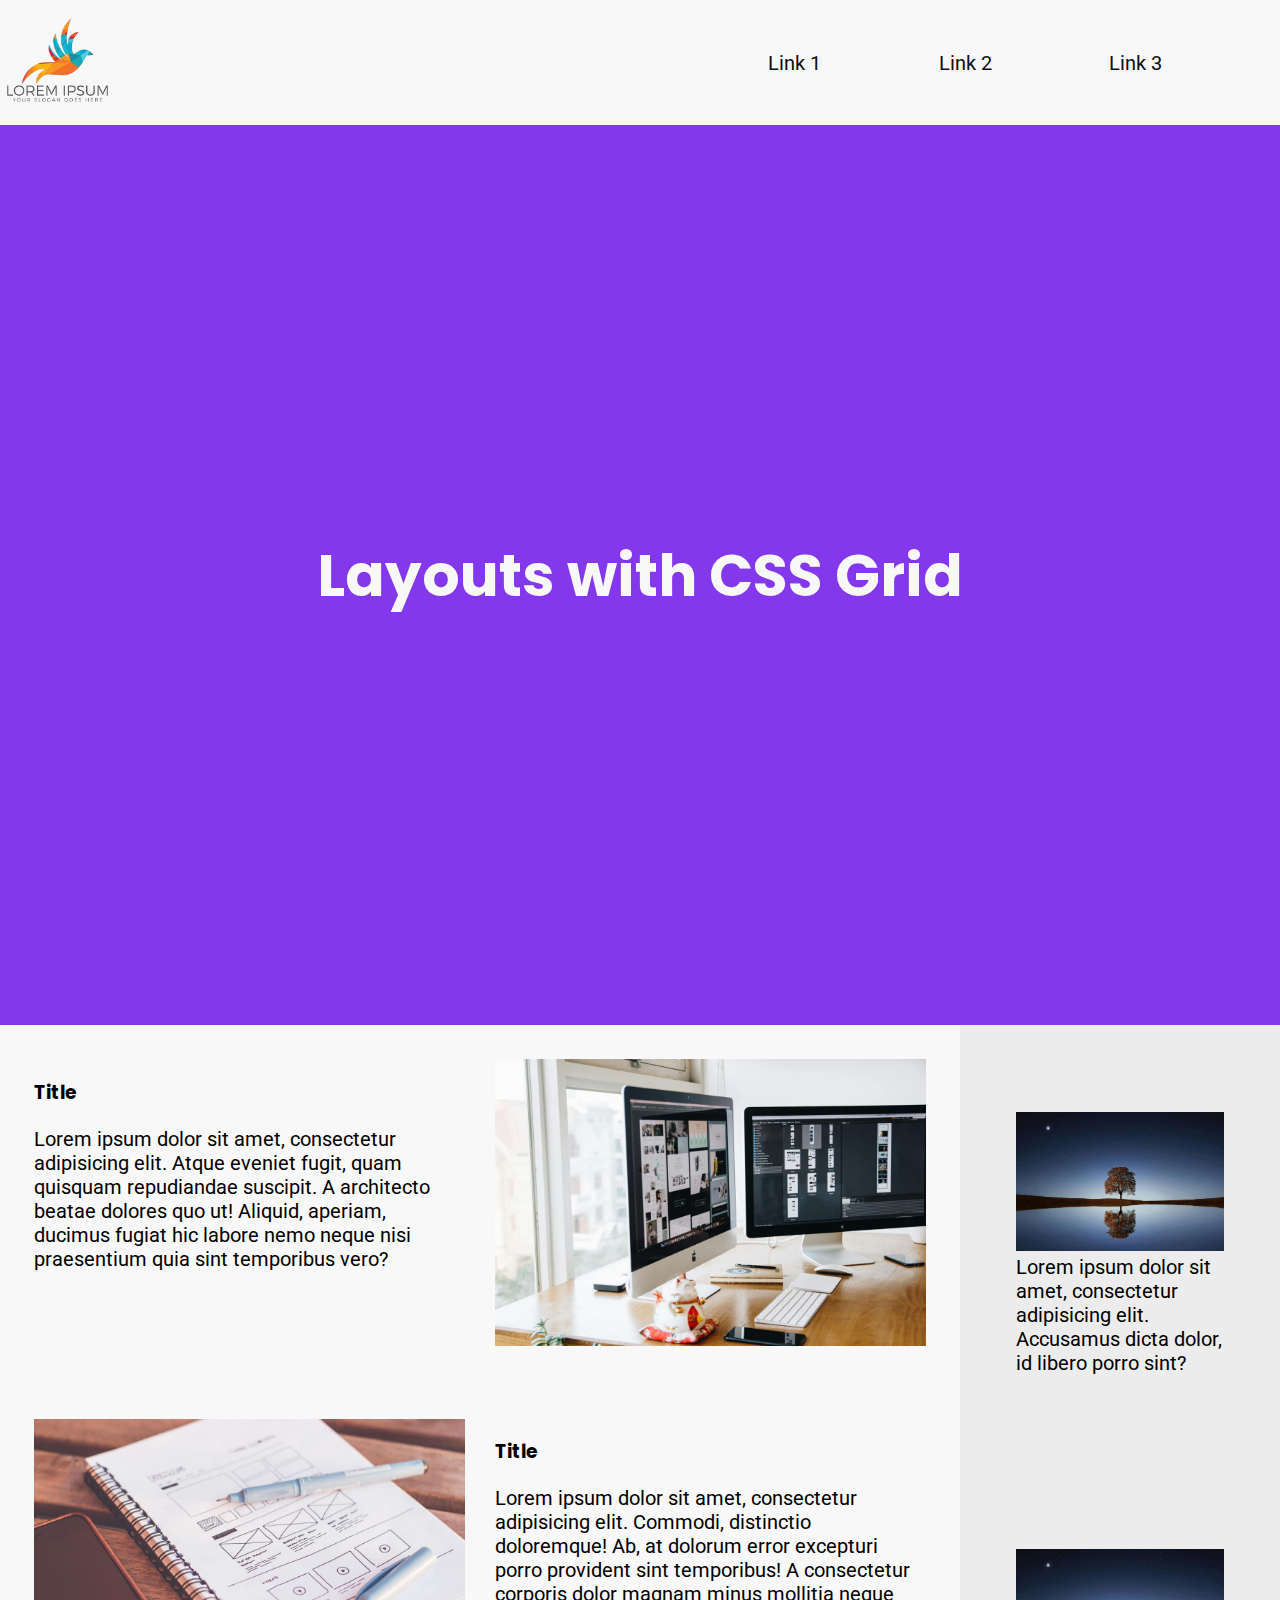
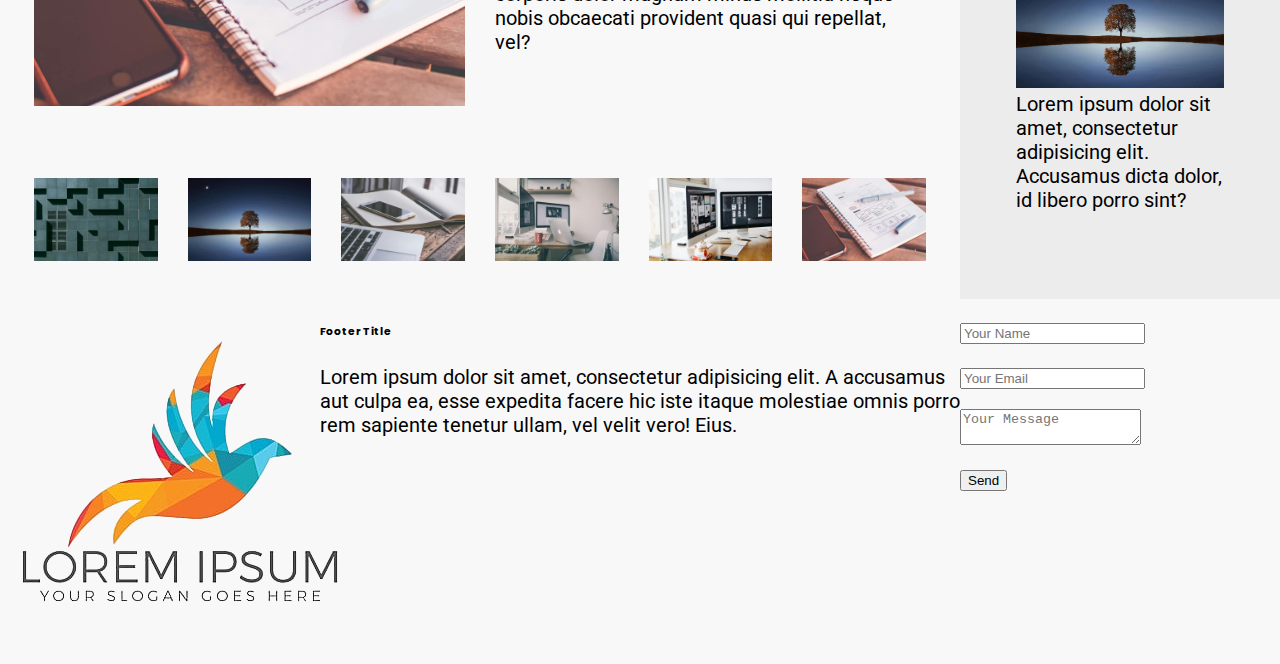
<file: Week-6/index.html>
<!doctype html>
<html lang="en">
    <head>
        <meta charset="utf-8">
        <meta name="viewport" content="width=device-width, initial-scale=1">
        <meta name="description" content="This week we will be using CSS Grid">
        <meta name="robots" content="noindex, nofollow">
        <title>Week 6 | Layouts with CSS Grid</title>
        <!-- add out Google Font-->
        <link rel="preconnect" href="https://fonts.googleapis.com">
        <link rel="preconnect" href="https://fonts.gstatic.com" crossorigin>
        <link href="https://fonts.googleapis.com/css2?family=Poppins:ital,wght@0,100;0,200;0,300;0,400;0,500;0,600;0,700;0,800;0,900;1,100;1,200;1,300;1,400;1,500;1,600;1,700;1,800;1,900&family=Roboto:ital,wght@0,100..900;1,100..900&display=swap" rel="stylesheet">
        <!-- add our CSS -->
        <link rel="stylesheet" href="./css/style.css">
    </head>
    <body>
        <header>
            <!-- logo container -->
            <div>
                <a href="index.html"><img src="./img/logo.png" alt="header logo"></a>
            </div>
            <!-- site navigation -->
            <nav>
                <menu>
                    <li><a href="#">Link 1</a></li>
                    <li><a href="#">Link 2</a></li>
                    <li><a href="#">Link 3</a></li>
                </menu>
            </nav>
        </header>
        <!--  add our hero image / masthead  -->
        <section class="lesson-masthead">
            <h1>Layouts with CSS Grid</h1>
        </section>
        <!-- add our main and aside -->
        <main>
            <!-- 2 col row -->
            <section>
                <div>
                    <h3>Title</h3>
                    <p>Lorem ipsum dolor sit amet, consectetur adipisicing elit. Atque eveniet fugit, quam quisquam repudiandae suscipit. A architecto beatae dolores quo ut! Aliquid, aperiam, ducimus fugiat hic labore nemo neque nisi praesentium quia sint temporibus vero?</p>
                </div>
                <div>
                    <img src="./img/image-1.jpg" alt="image one">
                </div>
            </section>
            <!-- 2 col row -->
            <section>
                <div>
                    <img src="./img/image-2.jpg" alt="image two">
                </div>
                <div>
                    <h3>Title</h3>
                    <p>Lorem ipsum dolor sit amet, consectetur adipisicing elit. Commodi, distinctio doloremque! Ab, at dolorum error excepturi porro provident sint temporibus! A consectetur corporis dolor magnam minus mollitia neque nobis obcaecati provident quasi qui repellat, vel?</p>
                </div>
            </section>
            <!-- 6 col row -->
            <section>
                <div>
                    <img src="./img/image-3.jpg" alt="img 3">
                </div>
                <div>
                    <img src="./img/image-4.jpg" alt="img 4">
                </div>
                <div>
                    <img src="./img/image-5.jpg" alt="img 5">
                </div>
                <div>
                    <img src="./img/image-six.jpg" alt="img 6">
                </div>
                <div>
                    <img src="./img/image-1.jpg" alt="img 1">
                </div>
                <div>
                    <img src="./img/image-2.jpg" alt="img 2">
                </div>
            </section>
        </main>
        <aside>
            <article>
                <figure>
                    <img src="./img/image-4.jpg" alt="img 4">
                    <figcaption>Lorem ipsum dolor sit amet, consectetur adipisicing elit. Accusamus dicta dolor, id libero porro sint?</figcaption>
                </figure>
            </article>
            <article>
                <figure>
                    <img src="./img/image-4.jpg" alt="img 4">
                    <figcaption>Lorem ipsum dolor sit amet, consectetur adipisicing elit. Accusamus dicta dolor, id libero porro sint?</figcaption>
                </figure>
            </article>
        </aside>
        <!-- Our footer will contain a logo, some text, and a quick form -->
        <footer>
            <!-- logo -->
            <div>
                <a href="index.html"><img src="./img/logo.png" alt="footer logo"></a>
            </div>
            <!-- text -->
            <div>
                <h6>Footer Title</h6>
                <p>Lorem ipsum dolor sit amet, consectetur adipisicing elit. A accusamus aut culpa ea, esse expedita facere hic iste itaque molestiae omnis porro rem sapiente tenetur ullam, vel velit vero! Eius.</p>
            </div>
            <!-- form -->
            <div>
                <form action="somefile.php" method="post">
                    <p><input type="text" name="name" placeholder="Your Name"></p>
                    <p><input type="email" name="email" placeholder="Your Email"></p>
                    <p><textarea placeholder="Your Message"></textarea></p>
                    <input type="submit" value="Send">
                </form>
            </div>
        </footer>
    </body>
</html>
</file>
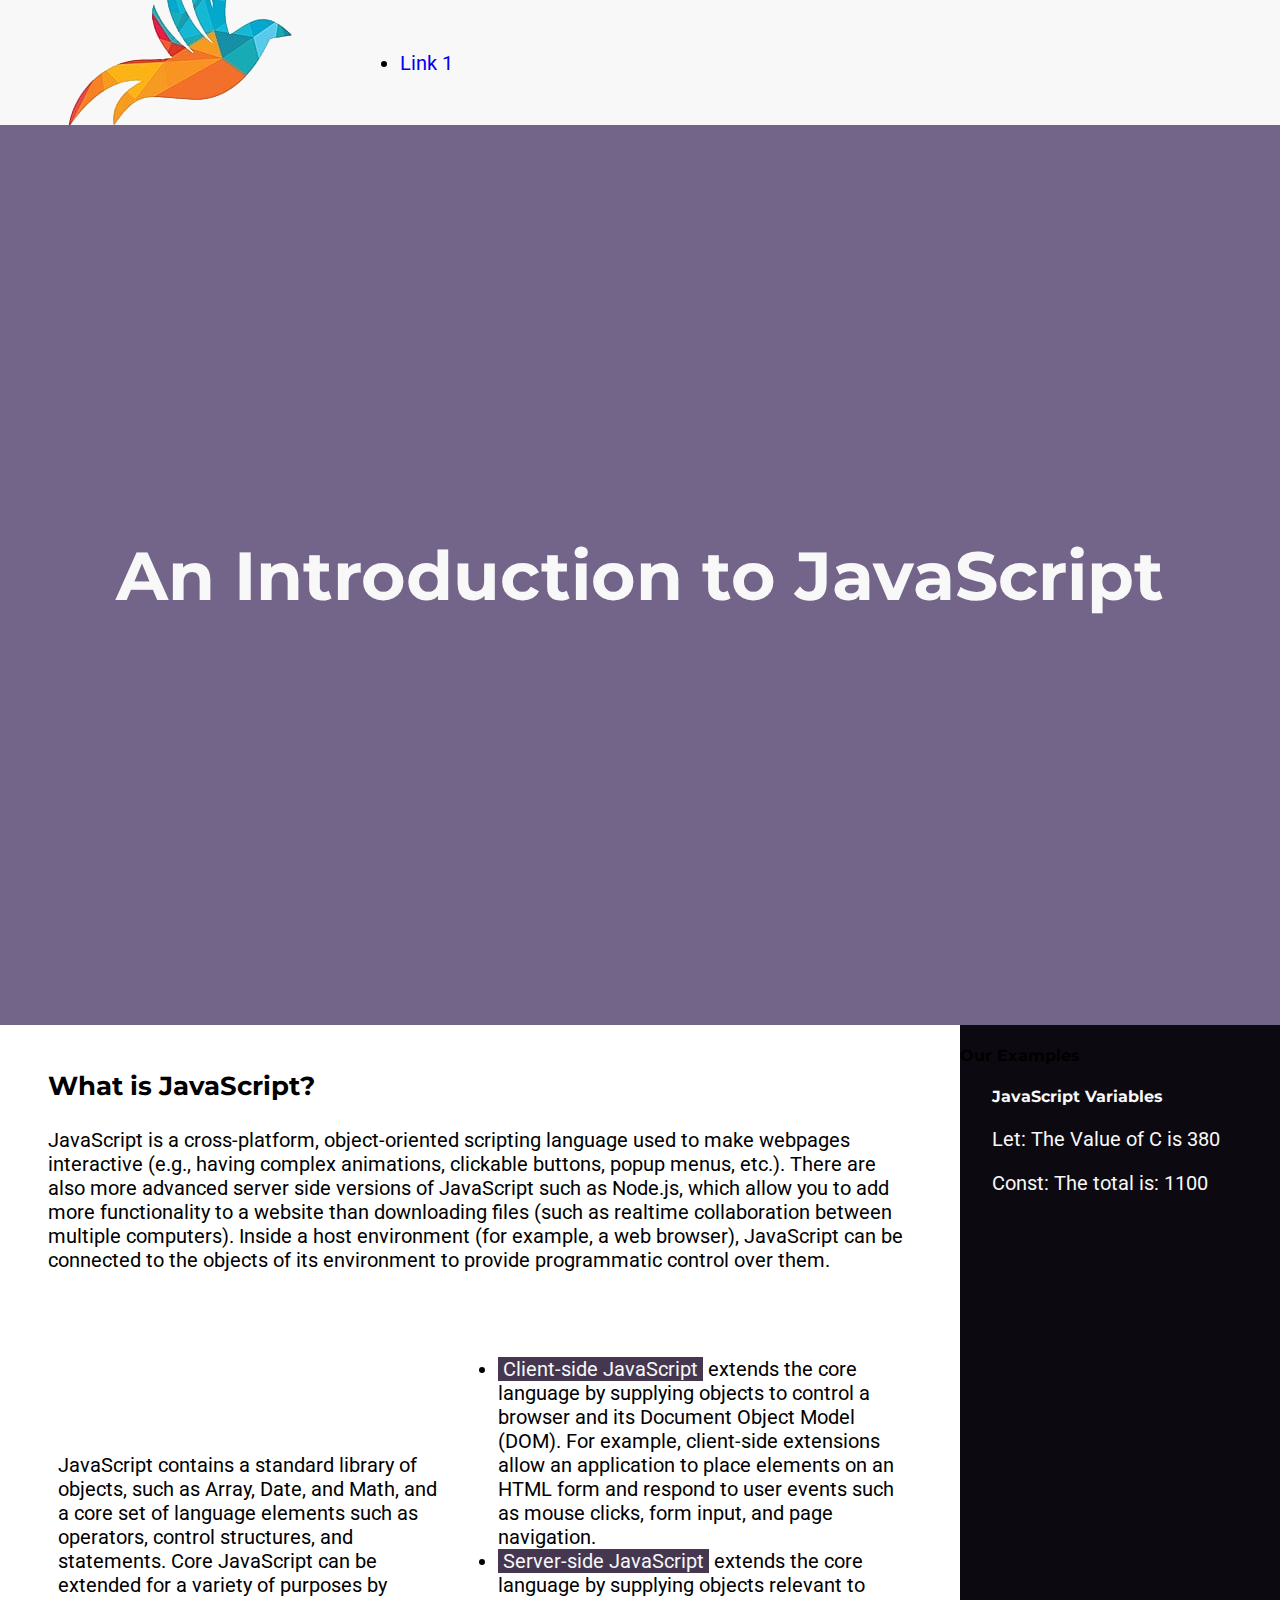
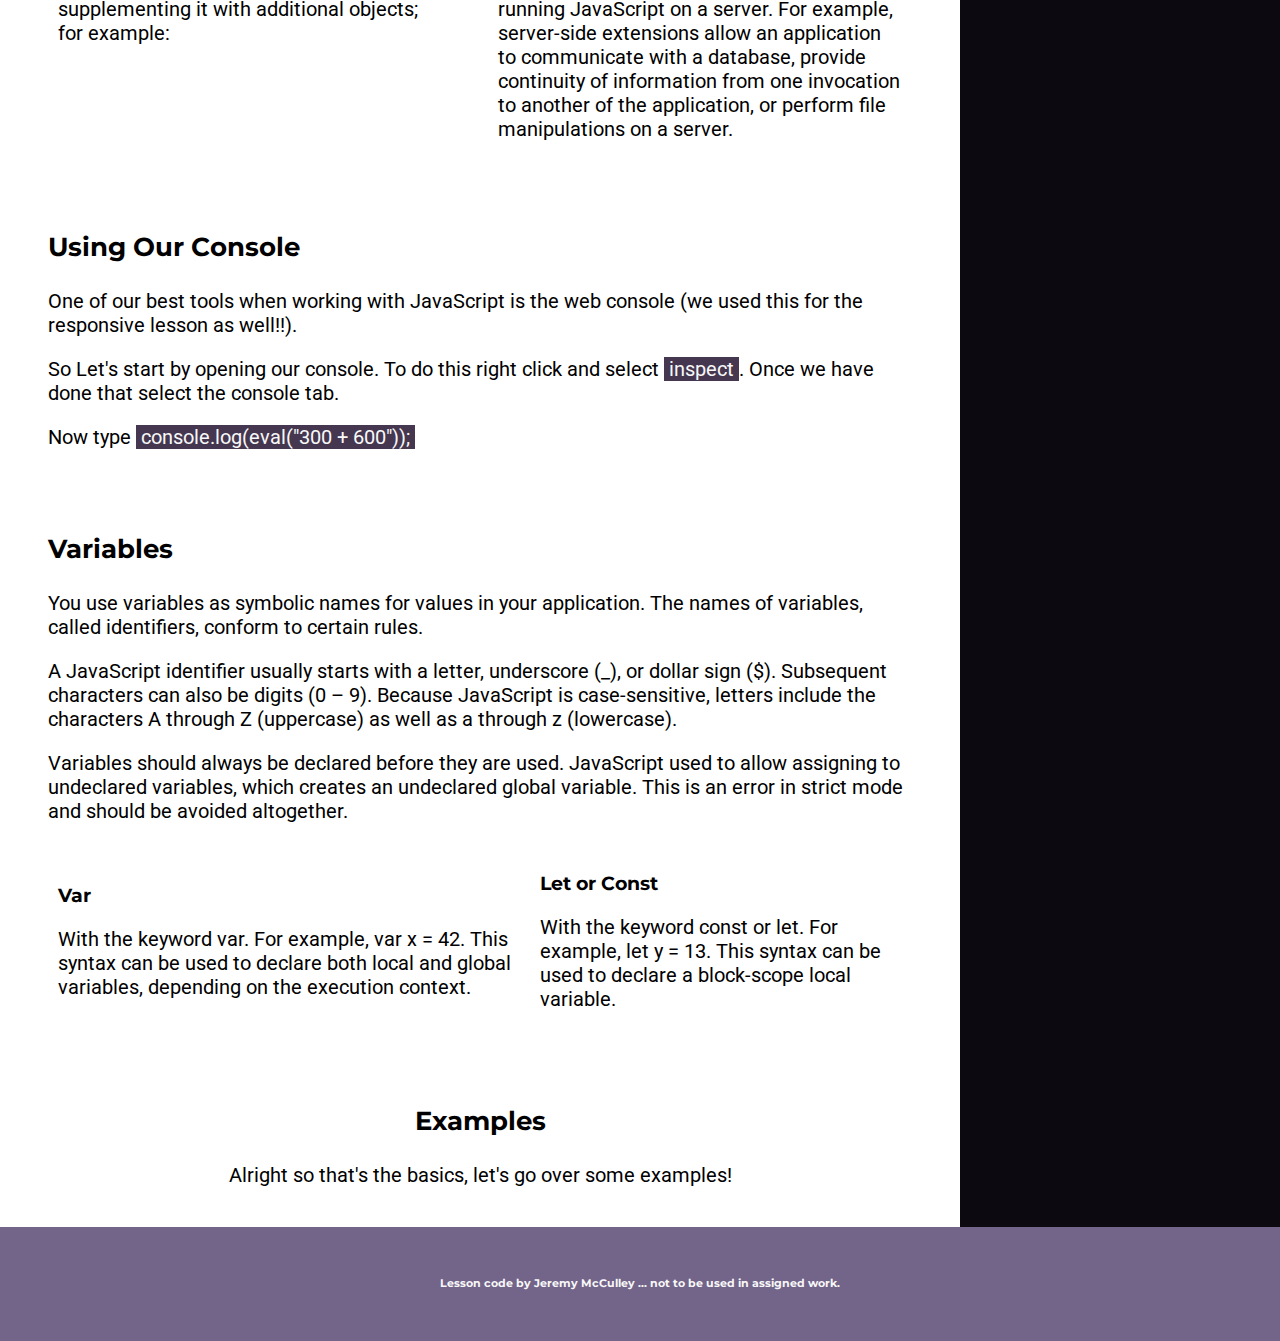
<file: Week-9/index.html>
<!DOCTYPE html>
<html lang="en">
    <head>
        <meta charset="utf-8">
        <meta name="viewport" content="width=device-width, initial-scale=1">
        <meta name="description" content="This lesson will cover an introduction to JavaScript">
        <meta name="robots" content="noindex, nofollow">
        <!-- add our Google fonts -->
        <link rel="preconnect" href="https://fonts.googleapis.com">
        <link rel="preconnect" href="https://fonts.gstatic.com" crossorigin>
        <link href="https://fonts.googleapis.com/css2?family=Montserrat:ital,wght@0,100..900;1,100..900&family=Roboto:ital,wght@0,100;0,300;0,400;0,500;0,700;0,900;1,100;1,300;1,400;1,500;1,700;1,900&display=swap" rel="stylesheet">
        <!-- add our CSS file -->
        <link rel="stylesheet" href="./css/style.css"> 
        <!-- add JavaScript -->
        <script type="text/javascript" src="./js/custom-js.js"></script>
    </head>
    <body>
        <header id="lesson-global-header">
            <!-- we will create our header content using JS -->
        </header>
        <section class="lesson-masthead">
            <h1>An Introduction to JavaScript</h1>
        </section>
        <main>
            <!-- one column -->
            <section>
                <h3>What is JavaScript?</h3>
                <p>JavaScript is a cross-platform, object-oriented scripting language used to make webpages interactive (e.g., having complex animations, clickable buttons, popup menus, etc.). There are also more advanced server side versions of JavaScript such as Node.js, which allow you to add more functionality to a website than downloading files (such as realtime collaboration between multiple computers). Inside a host environment (for example, a web browser), JavaScript can be connected to the objects of its environment to provide programmatic control over them.</p>
            </section>
            <!-- two column -->
            <section class="lesson-two-col">
                <div>
                    <p>JavaScript contains a standard library of objects, such as Array, Date, and Math, and a core set of language elements such as operators, control structures, and statements. Core JavaScript can be extended for a variety of purposes by supplementing it with additional objects; for example:</p>
                </div>
                <div>
                    <ul>
                        <li><mark>Client-side JavaScript</mark> extends the core language by supplying objects to control a browser and its Document Object Model (DOM). For example, client-side extensions allow an application to place elements on an HTML form and respond to user events such as mouse clicks, form input, and page navigation.</li>
                        <li><mark>Server-side JavaScript</mark> extends the core language by supplying objects relevant to running JavaScript on a server. For example, server-side extensions allow an application to communicate with a database, provide continuity of information from one invocation to another of the application, or perform file manipulations on a server.</li>
                    </ul>
                </div>
            </section>
            <section>
                <h3>Using Our Console</h3>
                <p>One of our best tools when working with JavaScript is the web console (we used this for the responsive lesson as well!!).</p>
                <p>So Let's start by opening our console. To do this right click and select <mark>inspect</mark>. Once we have done that select the console tab.</p>
                <p>Now type <mark>console.log(eval("300 + 600"));</mark></p>
            </section>
            <section>
                <h3>Variables</h3>
                <p>You use variables as symbolic names for values in your application. The names of variables, called identifiers, conform to certain rules.</p>
                <p>A JavaScript identifier usually starts with a letter, underscore (_), or dollar sign ($). Subsequent characters can also be digits (0 – 9). Because JavaScript is case-sensitive, letters include the characters A through Z (uppercase) as well as a through z (lowercase).</p>
                <p>Variables should always be declared before they are used. JavaScript used to allow assigning to undeclared variables, which creates an undeclared global variable. This is an error in strict mode and should be avoided altogether.</p>
                <!-- add two columns -->
                <section class="lesson-two-col">
                    <div>
                        <h3>Var</h3>
                        <p>With the keyword var. For example, var x = 42. This syntax can be used to declare both local and global variables, depending on the execution context.</p>
                    </div>
                    <div>
                        <h3>Let or Const</h3>
                        <p>With the keyword const or let. For example, let y = 13. This syntax can be used to declare a block-scope local variable.</p>
                    </div>
                </section>
            </section>
            <!-- one column -->
            <section>
                <h3>Examples</h3>
                <p>Alright so that's the basics, let's go over some examples!</p>
            </section>
        </main>
        <aside id="aside">
            <h4>Our Examples</h4>
            <section>
                <article id="ex1">

                </article>
            </section>
        </aside>
        <footer>
            <h6>Lesson code by Jeremy McCulley ... not to be used in assigned work.</h6>
        </footer>
    </body>
</html>
</file>
<file: Pizza Website/css/style.css>
html{
    scroll-behavior: smooth;
}

/* General Styling For Entire Page*/
body {
    background-color: #f8f8f8;
    margin: 0;
    padding: 0;
}
/* Using the imported google fonts and adding a backup font*/
h1,h2,h3,h4,h5,h6{
    font-family: 'Fredoka', sans-serif;
    color: #f8f8f8;
}
h2{
    font-size: 40px;
}
p,a,li,td,figcaption{
    font-family: 'Nunito', sans-serif;
    font-size: 1.2em;
}
/* Any items with the class bold will be bolded*/
.bold{
    font-weight: bold;
}

/* Here I am Styling the Menu/Header Area*/
header{
    height: 100px;
    background-color: #B22222;
    display: flex;
    justify-content: space-between;
    align-items: center;
    padding: 0 30px;
}
header > div{
    height: 100%;
}
header > div > a > img{
    height: 70%;
    width: auto;
    padding-top: 15px;
}
header > nav > menu{
    list-style: none;
    display: flex;
    gap: 20px;
    margin: 0;
    padding: 0;
}
header > nav > menu > li > a{
    color: #f8f8f8;
    text-decoration: none;
    font-weight: bold;
}
/* Adding a cool hover effect for the menu*/
header > nav > menu > li > a:hover{
    color: #333333;
}

/* Hero Image / Top of The Page Styling*/
/* In this section, I have one parent container and 1 child img*/
#heroparentcontainer{
    height: 111vh;
}
#heroparentcontainer img{
    width: 100%;
    height: 100%;
}

/* Here I am Styling the Second Section - About Us */
/* I have one parent container and 2 child containers*/
#aboutparentcontainer{
    display: flex;
    justify-content: center;
    align-items: center;
    flex-direction: row;
    height: 80vh;
    background-color: #f8f8f8;
    margin: 0;
}
#aboutchild1{
    display: flex;
    flex-direction: column;
    justify-content: center;
    width: 50%;
    height: 100%;
    margin: 5% 5%;
    text-align: center;
}
#aboutchild1 h2{
    color: #B22222;
    font-size: 70px;
    margin: 0;
}
#aboutchild1 p{
    font-size: 16px;
}
#onebite{
    color: #B22222;
}
#aboutchild2{
    width: 50%;
    height: 100%;
}
#aboutchild2 img{
    width: 100%;
    height: 100%;
}

/* Styling the Pizza Specials Section */
#menu{
    display: flex;
    align-items: center;
    flex-direction: column;
    height: 150vh;
    background-color: #B22222;
    margin: 0;
}
#menu > h2{
    color: #f8f8f8;
    font-size: 100px;
    margin-top: 45px;
    margin-bottom: 0;
}
#pizza-grid {
    display: flex;
    flex-wrap: wrap;
    justify-content: center;
    gap: 40px;
    padding: 40px 20px;
}
#pizza-grid > div {
    width: 30%;
    text-align: center;
}
#pizza-grid img {
    width: 100%;
    height: auto;
}
#pizza-grid h3 {
    font-size: 30px;
    margin: 10px 0 5px 0;
    color: #f8f8f8;
}
#pizza-grid h4 {
    font-size: 18px;
    margin: 5px 0;
    font-weight: lighter;
}

/* Build Your Own Section */
/* I have one parent container and 2 child containers*/
#buildyourown-parent{
    display: flex;
    height: 81vh;
    margin: 0;
}
#buildyourown-child1{
    width: 50%;
}
#buildyourown-child1 img{
    width: 100%;
    height: 100%;
}
#buildyourown-child2{
    width: 50%;
    display: flex;
    flex-direction: column;
    justify-content: center;
    padding-right: 15px;
    text-align: center;
}
#buildyourown-child2 h2{
    color: #B22222;
    font-size: 60px;
    margin: 0;
    padding-bottom: 15px;
}
#buildyourown-child2 h3{
    color: #B22222;
    margin: 10px 0;
    font-size: 25px;
    text-decoration: underline;
}
#buildyourown-child2 p{
    margin: 0 110px;
    font-size: 18px;
}

/* Styling the Form Main Elements */
#ordersection h2{
    color: #f8f8f8;
    font-size: 100px;
    margin-top: 80px;
    margin-bottom: 30px;
}
#ordersection p{
    font-weight: bold;
    color: #B22222;
    font-size: 20px;
    margin-bottom: 5px;
}
#ordersection{
    display: flex;
    flex-direction: column;
    align-items: center;
    align-content: center;
    background-color: #B22222;
    padding-bottom: 50px;
}
form{
    max-width: 88%;
    height: 100%;
    margin: auto;
    padding: 30px;
    background-color: #f8f8f8;
    border-radius: 10px;
}
fieldset{
    border: none;
    margin-bottom: 30px;
}
label{
    font-weight: bold;
    font-family: 'Nunito', sans-serif;
    margin-top: 15px;
}
input{
    width: 80%;
    padding: 5px;
    margin-top: 5px;
    margin-bottom: 15px;
    border-radius: 5px;
    border: 1px solid;
    font-size: 15px;
}
/* Styling the first container of the form - Customer Info & Delivery Information  */
#container1{
    display: flex;
    gap: 40px;
    flex-wrap: wrap;
    margin-top: 20px;
}
#container1a{
    width: 48%;
    height: auto;
}
#container1b{
    width: 48%;
    height: auto;
}
#radiogroup1 input{
    width: 5%;
}
/* Styling the second container of the form - Speciality Pizzas */
#container2{
    display: flex;
    flex-wrap: wrap;
    justify-content: center;
    align-content: center;
}
#container2 input{
    width: 10%;
}
#container2 label{
    padding-left: 10px;
}
/* Styling the last section of the form - Build Your Own Pizza */
#container3{
    display: flex;
    flex-direction: column;
}
#container3a, #container3b, #container3c, #container3d, #container3e, #container3f{
    padding-top: 20px;
}

#container3 input{
    width: 2%;
}
#container3f input{
    width: 4%;
}
#submitbutton{
    width: 20%;
    font-size: 20px;
}
#submitbutton:hover{
    color: #f8f8f8;
    background-color: #B22222;
}
#submit{
    display: flex;
    justify-content: center;
}

/* Styling the footer */
#mainfooterarea{
    display: flex;
    height: 60vh;
    background-color: #f8f8f8;
    justify-content: center;
    text-align: center;
    align-items: center;
    padding-bottom: 30px;
}
#mainfooterarea h3{
    color: #B22222;
    font-size: 40px;
    margin-bottom: 20px;
}
#mainfooterarea h4{
    color: #B22222;
    font-size: 20px;
    margin-top: 10px;
    margin-bottom: 0;
}
#mainfooterarea p{
    margin: 0;
}
#footercontainer1{
    width: 50%;
    padding-bottom: 30px;
}
#footercontainer2{
    width: 50%;
}
/* Styling the copyright text*/
.copyright{
    text-align: center;
    margin: 0;
    font-size: 14px;
}
footer{
    padding-bottom: 20px;
}
</file>
<file: Week-10/css/style.css>
.hidden {
  display: none;
}
html{scroll-behavior: smooth;}
body{margin: 0;}
h1,h2,h3,h4,h5,h6{
    font-family: "Oxygen", sans-serif;
}
p,a,li,td,figcaption,blockquote,button,input,textarea{
    font-family: "Noto Sans Sunuwar", sans-serif;
    font-size: 1.2em;
    text-decoration: none;
}
header{
    height: 75px;
    display: flex;
    align-items: center;
    justify-content: center;
}
header{
    background-color: #0e0e0e;
}
header h1{
    color: #f8f8f8;
    font-size: 2.5em;
}
#js h2, #jq h2{
    font-size: 2.25em;
}
section{
    padding: 2% 5% 0 5%;
}
button {
  padding: 8px 16px;
  margin-top: 10px;
  cursor: pointer;
}

input, textarea {
  padding: 8px;
  font-size: 14px;
  width: 100%;
  margin-top: 10px;
  box-sizing: border-box;
}
</file>
<file: Week-4/css/style.css>
body{
    background-color: #ffffff;
    margin: 0px;
}
h1,h2,h3,h4,h5,h6{
    font-family: sans-serif;
}
p,a,li,td,figcaption{
    font-family: sans-serif;
    font-size: 1.2em; /* that equals 20px */
}
/* We are going to target our header now, this will be 2 columns. */
header {
    height: 125px;
    background-color: #f8f8f8;
}
header > div{
    width: auto;
    height: 125px;
    float: left;
}
header > div > a > img{
    width: auto;
    height: 100%;
}
header > nav{
    float: right;
}
header > nav > menu{
    list-style: none;
    margin: 0px;
    padding-top: 45px;
}
header > nav > menu > li{
    float: left;
    padding: 10px;
}
header > nav > menu > li > a{
    color: #0e0e0e;
}
main > section{
    background-color: #072d67;
    padding: 5%; /** padding: 10% (top & bottom) 5% (left & right) padding: 1% (top) 2% (right) 5% (bottom) 6% (left)**/
}
main > section > h1,
main > section > p{
    color: #f8f8f8;
}
main > section + section{
    background-color: #f8f8f8;
    clear: both;
}
main > section + section > div{
    float: left;
    width: 45%;
    padding: 2%;
}
main > section + section + section{
    clear: both;
    background-color: #f8f8f8;
}
main > section + section + section > div{
    float: left;
    width: 45%;
    padding-top: 10%;
}
main > section + section + section > div + div{
    float: right;
    width: 48%;
    padding: 0px;
}
main > section + section + section > div + div > img{
    width: 100%;
    height: auto;  /*always use one value then the other auto*/
}
main > section + section + section + section{
    clear: both;
    background-color: #0e0e0e;
}
main > section + section + section + section > div{
    width: 33.33%;
    float: left;
    padding: 0;
}
main > section + section + section + section > div > img{
    width: 100%;
    height: auto;
}
footer{
    background-color: #0e0e0e;
    padding: 5%;
    text-align: center;
}
footer > h6{
    color: #f8f8f8;
}
</file>
<file: Week-5/css/style.css>
body{
    margin: 0px;
    background-color: #f8f8f8;
}
h1,h2,h3,h4,h5,h6{
    font-family: "Poppins", sans-serif;
}
p,a,li.figcaption{
    font-family: "Roboto", sans-serif;
    font-size: 20px;
    text-decoration: none;
}
/* header */
header{
    display: flex;
    height: 150px;
    background-color: #f8f8f8;
    /* center my content along the cross axis   */
    align-items: center;
}
header > div{
    height: 145px;
    width: auto;
    flex-grow: 1;
}
header > div > a > img{
    width: auto;
    height: 100%;
}
header > nav > menu{
    display: flex;
    list-style: none;
    padding-left: 0px;
    margin: 0px;
}
header > nav > menu > li{
    padding: 0px 10px;
}
header > nav > menu > li > a{
    color: #0e0e0e;
}
/* masthead / hero image */
.lesson-masthead{
    display: flex;
    align-items: center;
    justify-content: center;
    height: 100vh;
    background-color: #8338ec;
}
.lesson-masthead > h1{
    color: #f8f8f8;
    font-size: 58px;
}
/* main content container (the div that holds the main and aside*/
.flex-content-container{
    display: flex;
}
main{
    width: 75%;
}
main > section{
    display: flex;
    padding: 2%;
    align-items: center;
}
main > section > div{
    width: 50%;
    padding: 10px;
}
main > section > div > img{
    width: 100%;
    height: auto;
}
aside{
    width: 25%;
    padding: 2% 0;
    background-color: #ececec;
}
aside > article{
    width: 90%;
    margin: 15px auto;
    text-align: center;
}
aside > article > figure{
    width: 100%;
    height: auto;
    margin: 0px;
}
aside > article > figure > img{
    width: 100%;
    height: auto;
}
footer{
    display: flex;
    align-items: center;
}
footer > div{
    width: 25%;
}
footer > div > a > img{
    width: auto;
    height: 250px;
}
footer > div + div{
    width: 50%;
}
footer > div + div + div{
    width: 25%;
}
footer > div + div + div > form{
    width: 90%;
    height: auto;
}
footer > div + div + div > form > p{
    width: 100%;
}
footer > div + div + div > form > p > input{
    width: 100%;
    border: solid 2px #0e0e0e;
}
</file>
<file: Week-6/css/style.css>
body{
    margin: 0;
    background-color: #f8f8f8;
}
h1,h2,h3,h4,h5,h6{
    font-family: "Poppins", sans-serif;
}
p,a,figcaption,li,td,blockquote{
    font-family: "Roboto", sans-serif;
    font-size: 20px;
    text-decoration: none;
}
body{
    display: grid;
    grid-template-columns: 25% 25% 25% 25%;
    grid-template-rows: auto;
    grid-template-areas:
        'header header header header'
        'hero hero hero hero'
        'main main main aside'
        'footer footer footer footer';
}
header{
    grid-area: header;
    display: grid;
    grid-template-columns: 60% 40%;
    align-items: center;
    background-color: #f8f8f8;
    height: 125px;
}
header div{
    width: auto;
    height: 115px;
}
header img{
    width: auto;
    height: 100%;
}
header menu{
    list-style: none;
    display: grid;
    grid-template-columns: repeat(3, 1fr);
    padding-left: 0;
    margin: 0;
}
header menu a{
    color: #0e0e0e;
}
.lesson-masthead{
    grid-area: hero;
    display: grid;
    grid-template-columns: 100%;
    align-items: center;
    text-align: center;
    height: 100vh;
    background-color: #8338ec;
}
.lesson-masthead h1{
    color: #f8f8f8;
    font-size: 58px;
}
main{
    grid-area: main;
}
main > section{
    display: grid;
    grid-template-columns: repeat(2, 50%);
    padding: 2%;
}
main > section > div{
    padding: 15px;
}
main > section > div > img{
    width: 100%;
    height: auto;
}
main > section + section + section{
    grid-template-columns: repeat(6, 1fr);
}
aside{
    grid-area: aside;
    display: grid;
    grid-template-columns: 100%;
    background-color: #ececec;
}
aside article{
    width: 90%;
    margin: auto;
    height: auto;
}
aside article img{
    width: 100%;
    height: auto;
}
footer{
    grid-area: footer;
    display: grid;
    grid-template-columns: 25% 50% 25%;
}
</file>
<file: Week-9/css/style.css>
/** General Styling **/
body{
    margin: 0px;
}
h1,h2,h3,h4,h5,h6{
    font-family: "Montserrat", sans-serif;
}
p,a,li{
    font-family: "Roboto", sans-serif;
    font-size: 20px;
    text-decoration: none;
}
/** Layout styling **/
body{
    display: grid;
    grid-template-columns: repeat(4, 25%);
    grid-template-rows: auto;
    grid-template-areas:
        "nav nav nav nav"
        "hero hero hero hero"
        "main main main aside"
        "foot foot foot foot";
}
header{
    /** the main styling will be done using JS **/
    grid-area: nav;
}
.lesson-masthead{
    grid-area: hero;
    background-color: #73648A;
    height: 100vh;
    display: flex;
    align-items: center;
    justify-content: center;
}
.lesson-masthead > h1{
    color: #f8f8f8;
    font-size: 68px;
}
main{
    grid-area: main;
}
main > section{
    padding: 2% 5%;
}
main > section > h3{
    font-size: 26px;
}
.lesson-two-col{
    display: flex;
    align-items: center;
}
.lesson-two-col > div{
    padding: 10px;
}
main > section + section + section + section + section{
    text-align: center;
}
p > mark,
li > mark{
    background-color: #453750;
    color: #f8f8f8;
    padding: 0px 5px;
}
aside{
    grid-area: aside;
    background-color: #0C0910;
}
footer{
    grid-area: foot;
    background-color: #73648A;
    display: flex;
    align-items: center;
    justify-content: center;
    padding: 2%;
}
footer > h6{
    color: #f8f8f8;
}
</file>
